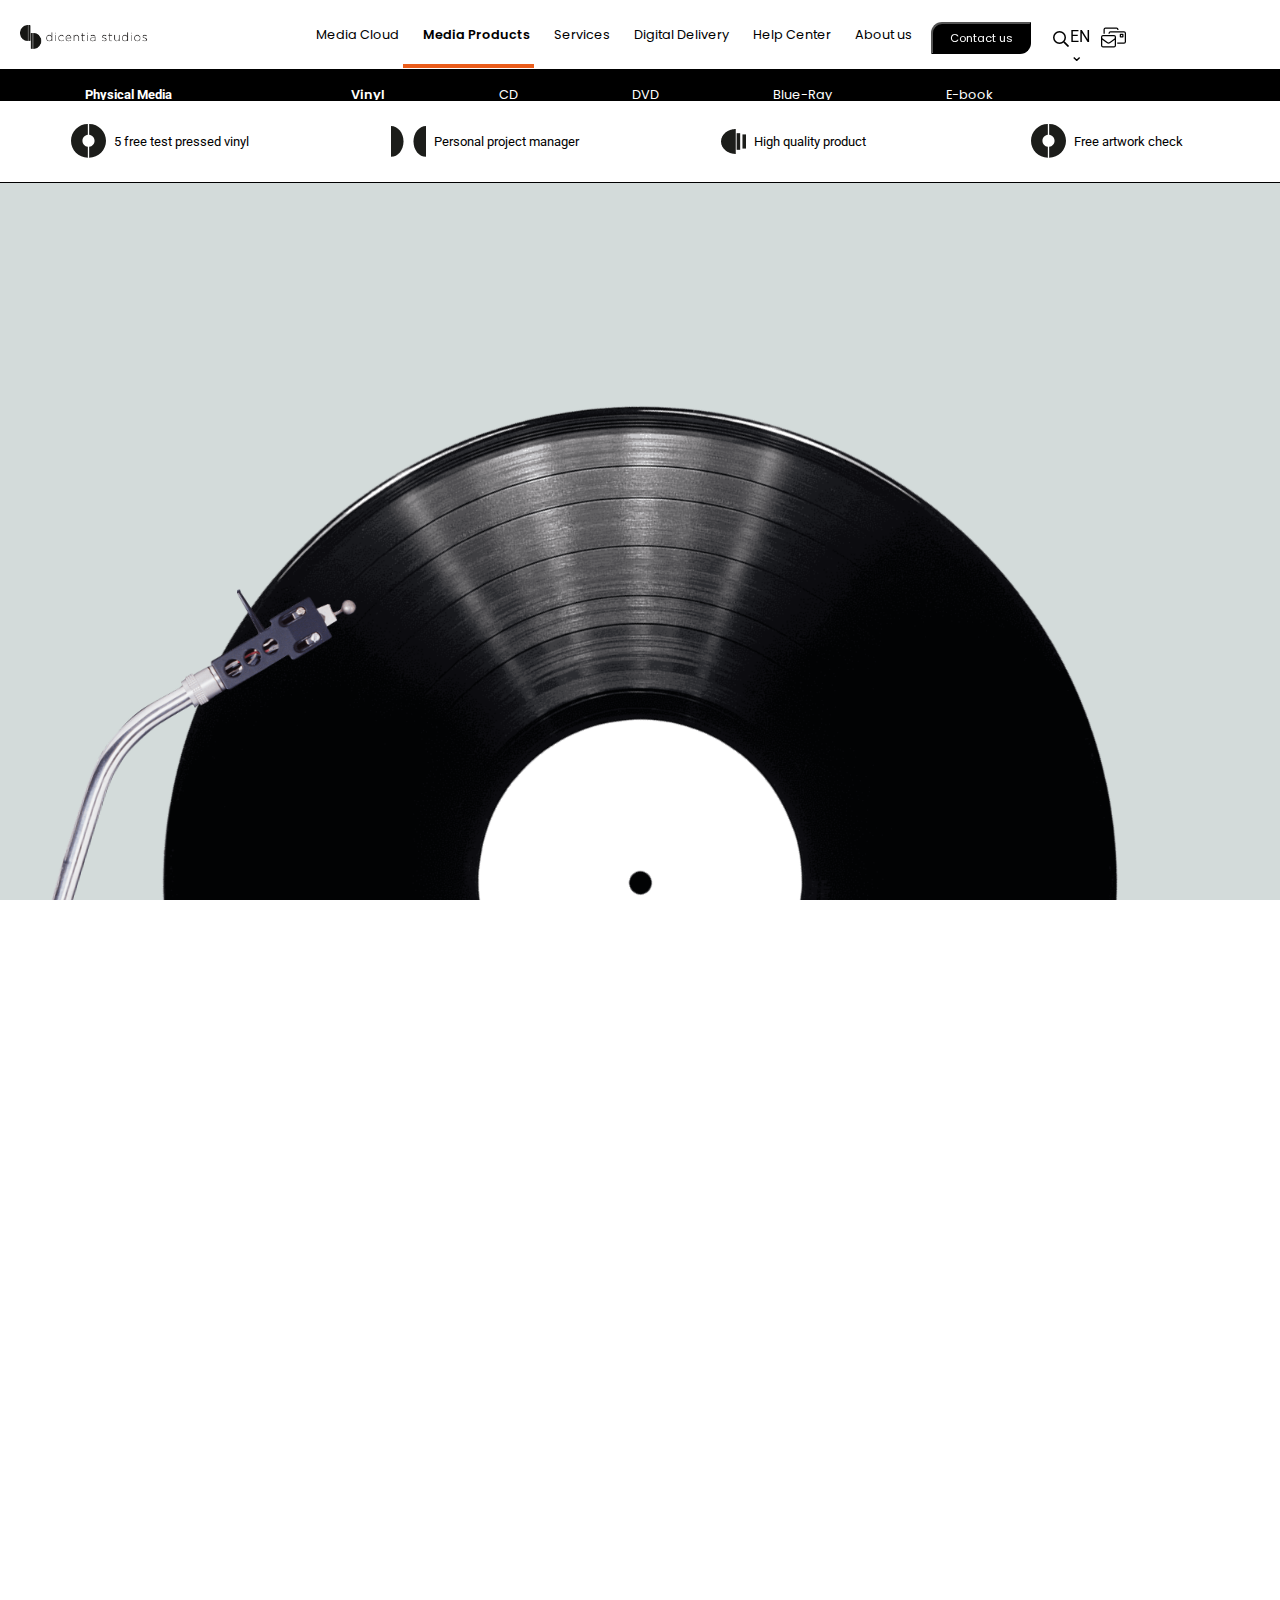
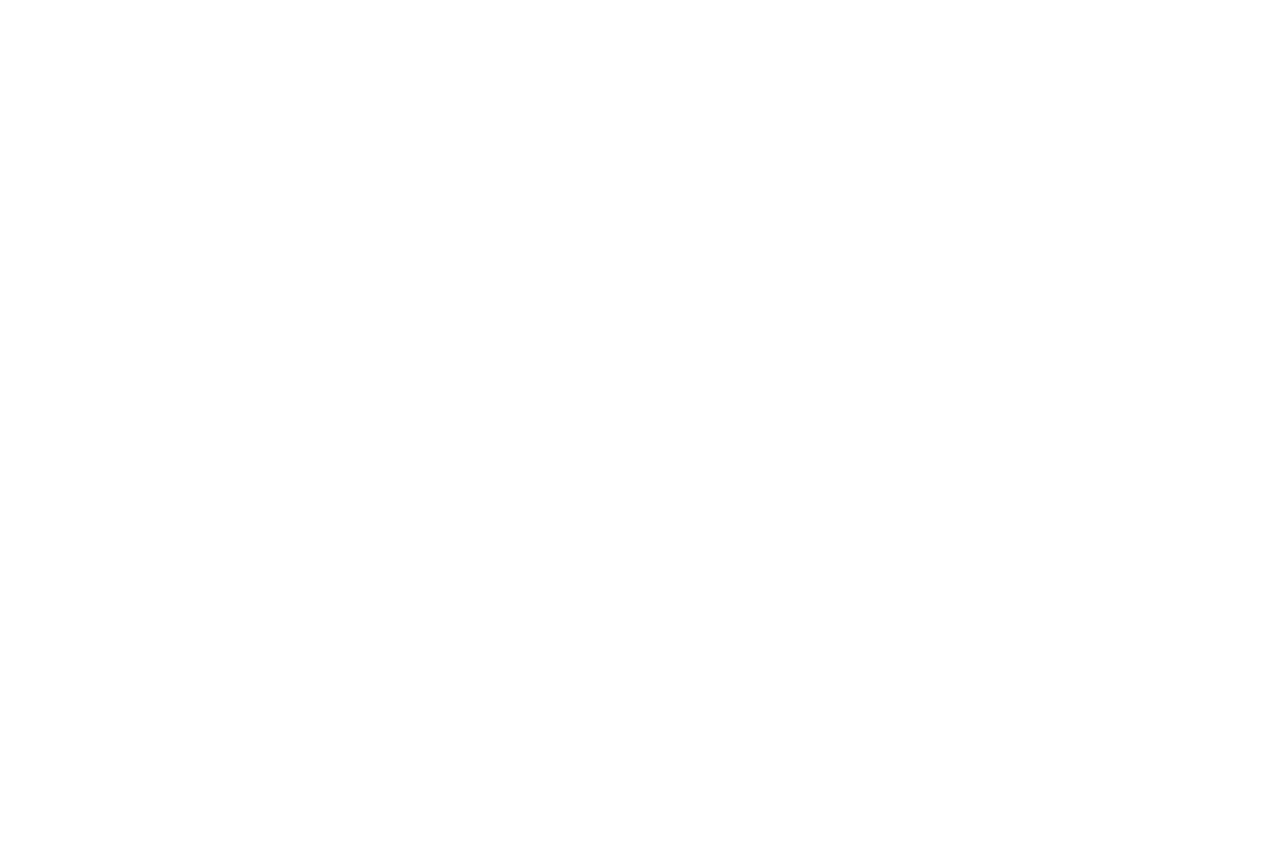
<file: index.html>
<!DOCTYPE html>
<html>

<head>
	<meta charset="utf-8">
	<meta name="viewport" content="width=device-width, initial-scale=1.0">
	<meta name="description" content="Dicentia Studios. Release your music on vinyl. Customize your perfect vinyl release.">
	<meta name="keywords" content="Dicentia Studios, music, EP, vinyl, release , music producing, music,Copenhagen">
	<link rel="canonical" href="http://www.loreleiheckmann.com/DicentiaStudios" />
	<meta http-equiv="X-UA-Compatible" content="IE=edge">
	<link rel="stylesheet" href="css/style.css">
	<link href="https://fonts.googleapis.com/css2?family=Poppins:wght@400;600;700&display=swap" rel="stylesheet">
	<link href="https://fonts.googleapis.com/css2?family=Poppins&family=Roboto&display=swap" rel="stylesheet">
	<meta name="theme-color" content="#ffffff">
	<title> Release your music on vinyl! </title>
</head>

<body>
	<header class="header">
		<div class="hamburger">
			<input class="menu-btn" type="checkbox" id="menu-btn" />
			<label class="menu-icon" for="menu-btn"><span class="navicon"></span></label>
			<ul class="menu">
				<li onmouseover="Unactive()" onmouseout="Active()"><a href="#">Media Cloud</a></li>
				<li id="MediaProducts"><a href="#">Media Products</a></li>
				<li onmouseover="Unactive()" onmouseout="Active()"><a href="#">Services</a></li>
				<li onmouseover="Unactive()" onmouseout="Active()"><a href="#">Digital Delivery</a></li>
				<li onmouseover="Unactive()" onmouseout="Active()"><a href="#">Help Center</a></li>
				<li onmouseover="Unactive()" onmouseout="Active()"><a href="#">About us</a></li>
			</ul>
		</div>
		<div class="logo">
		</div>
		<div class="search">
			<img src="images/search.png" alt="search">
		</div>
		<button class="contact_us_button" type="button">Contact us</button>
		<div class="mail">
			<img src="images/mail.png" alt="mail">
		</div>
		<p> EN &#8964;</p>
	</header>
	<div class="subheader">
		<h3> Physical Media</h3>
		<ul class="submenu">
			<li id="VinylSubheader"><a href="#">Vinyl</a></li>
			<li onmouseover="UnactiveSubheader()" onmouseout="ActiveSubheader()"><a href="#">CD</a></li>
			<li onmouseover="UnactiveSubheader()" onmouseout="ActiveSubheader()"><a href="#">DVD</a></li>
			<li onmouseover="UnactiveSubheader()" onmouseout="ActiveSubheader()"><a href="#">Blue-Ray</a></li>
			<li onmouseover="UnactiveSubheader()" onmouseout="ActiveSubheader()"><a href="#">E-book</a></li>
		</ul>
	</div>

	<section class="section_1">
		<div id="hot_deals_slideshow">
			<template id="hot_deals">
			<div class="mySlides fade">
			<div class="hot_deals_grid">
				<img class="img" src="">
			 <div class="desc">
				<h5>Hot deals</h5>
		<div class="Highlight">
			<div>
  				<span class="dot" onclick="currentSlide(0)"></span> 
  				<span class="dot" onclick="currentSlide(1)"></span> 
 				<span class="dot" onclick="currentSlide(2)"></span> 
		  </div>
		 <p> Highlight</p>
		</div>
				<h1 class="header_slideshow"></h1>
				<p class="paragraph"> Paragraph</p>
			</div>
        <div id="button_2_col" class="button_2_col">
			<button  onclick="location.href='hot_deals.html';"  id="price" class="price"> </button>
			<button onclick="location.href='hot_deals.html';"  onmouseover="ButtonEffect()" onmouseout="ButtonEffectOut()" id="buy" class="buy"> BUY </button>
		</div>
				</div>	
		     </div>
		</template>
		</div>


		<div class="usp">
			<div class="usp_1">
				<img src="images/usp1.png" alt="usp">
				<p>5 free test pressed vinyl</p>
			</div>
			<div class="usp_2">
				<img src="images/usp2.png" alt="usp">
				<p>Personal project manager</p>
			</div>
			<div class="usp_3">
				<img src="images/usp3.png" alt="usp">
				<p>High quality product</p>
			</div>
			<div class="usp_4">
				<img src="images/usp1.png" alt="usp">
				<p>Free artwork check</p>
			</div>
		</div>
		<div class="color"></div>
	</section>
	<section class="section_2">
		<div class="needle"></div>
		<div class="vinyl_plate"></div>

		<div class="customize_vinyl">
			<img src="css/images/vinyl_customization.png" alt="vinyl_customization">
			<div class="customization_desc">
				<h1> Design vinyls of your dreams</h1>
				<h3> Customize your vinyl release! Configurate colors, prints and many more. Experiment in our configrator to create a vinyl release you dreamed about!.</h3>


				<button onclick="location.href='customize.html';" class="customize_vinyl_button"> Customize</button>
			</div>
		</div>

	</section>

	<footer class="footer">
		<div class="logo_footer">
		</div>
		<ul class="menu_footer">
			<li><a href="#">Media Cloud</a></li> <span class="chevron right"></span>
			<li><a href="#">Media Products</a></li><span class="chevron right"></span>
			<li><a href="#">Services</a></li><span class="chevron right"></span>
			<li><a href="#">Digital Delivery</a></li><span class="chevron right"></span>
			<li><a href="#">Help Center</a></li><span class="chevron right"></span>
			<li><a href="#">About us</a></li><span class="chevron right"></span>
		</ul>
		<div class="contact_us_footer">
			<button class="contact_us_button_footer" type="button">Contact us</button>
			<div class="phone">
				<div class="phone_icon"></div>
				<p>+45 87 45 45 45</p>
			</div>
			<div class="mail">
				<div class="mail_icon"></div>
				<p>dicentia@dicentia.dk</p>
			</div>
		</div>

		<div class="social_media">
			<div class="fb">
			</div>
			<div class="linkedin">
			</div>
		</div>
		<div class="adress">
			<p>Dicentia Studios A/S | Carl Jacobsens Vej 16, opg. 4, 3. Floor | DK-2500 Valby | Denmark | CVR: DK 31 75 31 04 </p>

		</div>
		<div class="privacy_policy">
			<p> Copyright © 2020 Dicentia Studios Inc. All rights reserved. | Privacy policy | Use of cookies | Terms of use </p>
		</div>

	</footer>

	<script src="script/script.js"></script>
	<script src="script/others.js"></script>

</body>

</html>
</file>
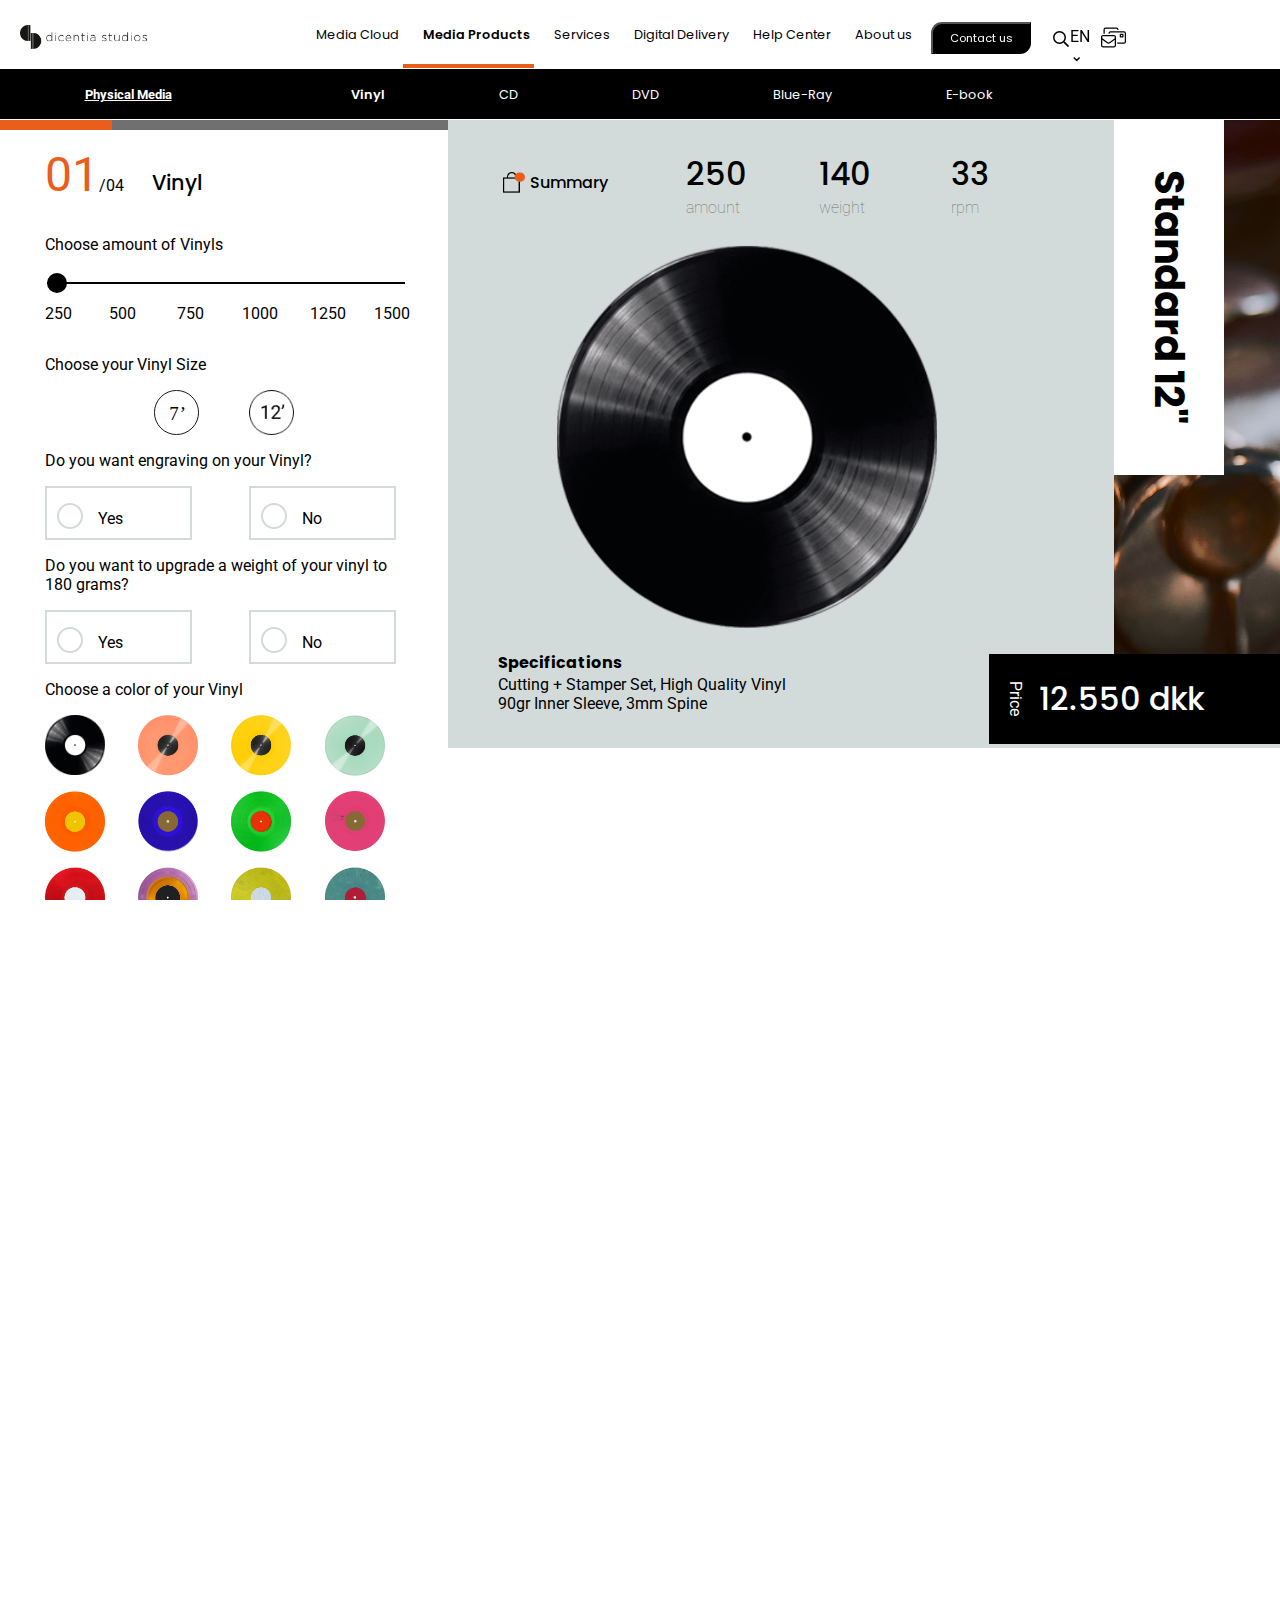
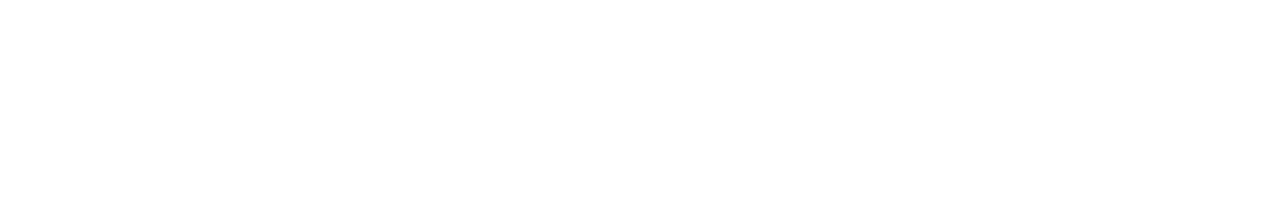
<file: customize.html>
<!DOCTYPE html>
<html>

<head>
	<meta charset="utf-8">
	<meta name="viewport" content="width=device-width, initial-scale=1.0">
	<meta name="description" content="Dicentia Studios. Release your music on vinyl. Customize your perfect vinyl release.">
	<meta name="keywords" content="Dicentia Studios, music, EP, vinyl, release , music producing, music,Copenhagen">
	<link rel="canonical" href="http://www.loreleiheckmann.com/DicentiaStudios" />
	<meta http-equiv="X-UA-Compatible" content="IE=edge">
	<link rel="stylesheet" href="css/style.css">
	<link href="https://fonts.googleapis.com/css2?family=Poppins:wght@400;600;700&display=swap" rel="stylesheet">
	<link href="https://fonts.googleapis.com/css2?family=Roboto:wght@400;500;700&display=swap" rel="stylesheet">
	<meta name="theme-color" content="#ffffff">
	<title> Release your music on vinyl! </title>
</head>

<body>
	<div class="relative-header">
		<header class="header">

			<div class="hamburger">
				<input class="menu-btn" type="checkbox" id="menu-btn" />
				<label class="menu-icon" for="menu-btn"><span class="navicon"></span></label>
				<ul class="menu">
					<li onmouseover="Unactive()" onmouseout="Active()"><a href="#">Media Cloud</a></li>
					<li id="MediaProducts"><a href="#">Media Products</a></li>
					<li onmouseover="Unactive()" onmouseout="Active()"><a href="#">Services</a></li>
					<li onmouseover="Unactive()" onmouseout="Active()"><a href="#">Digital Delivery</a></li>
					<li onmouseover="Unactive()" onmouseout="Active()"><a href="#">Help Center</a></li>
					<li onmouseover="Unactive()" onmouseout="Active()"><a href="#">About us</a></li>
				</ul>

			</div>
			<div onclick="location.href='index.html'" class="logo">
			</div>
			<div class="search">
				<img src="images/search.png" alt="search">
			</div>
			<button class="contact_us_button" type="button">Contact us</button>
			<div class="mail">
				<img src="images/mail.png" alt="mail">
			</div>
			<p> EN &#8964;</p>

		</header>
	</div>
	<div class="subheader">
		<h3> Physical Media</h3>
		<ul class="submenu">
			<li id="VinylSubheader"><a href="#">Vinyl</a></li>
			<li onmouseover="UnactiveSubheader()" onmouseout="ActiveSubheader()"><a href="#">CD</a></li>
			<li onmouseover="UnactiveSubheader()" onmouseout="ActiveSubheader()"><a href="#">DVD</a></li>
			<li onmouseover="UnactiveSubheader()" onmouseout="ActiveSubheader()"><a href="#">Blue-Ray</a></li>
			<li onmouseover="UnactiveSubheader()" onmouseout="ActiveSubheader()"><a href="#">E-book</a></li>

		</ul>

	</div>

	<div class="configurator-wrapper">
		<div class="step_1_questions">
			<div class="meter">
				<span class="showProgress" style="width:25%;"><span class="progress"></span></span>
			</div>
			<div class="step_1_header">
				<p><span>01</span>/04</p>
				<h3> Vinyl </h3>
			</div>
			<div class="q1">
				<p> Choose amount of Vinyls</p>
				<input id="myRange" class="slider" type="range" min="250" step="250" max="1500" value="250">
				<div class="vinyl_amounts_slider">
					<p>250</p>
					<p>500</p>
					<p>750</p>
					<p>1000</p>
					<p>1250</p>
					<p>1500</p>
				</div>
			</div>
			<div class="q2">
				<p>Choose your Vinyl Size</p>
				<div class="vinyl_inches">
					<div class="seven"></div>
					<div class="twelve"></div>
				</div>
			</div>
			<div class="q3">
				<p>Do you want engraving on your Vinyl?</p>
				<div class="yes-or-no-option-container">
					<div class="yes-or-no-option yes-container">
						<input type="radio" id="Yes-option" name="group1" class="styled">
						<label for="Yes-option">Yes</label>
					</div>

					<div class="yes-or-no-option no-container">
						<input type="radio" id="No-option" name="group1" class="styled">
						<label for="No-option">No</label>
					</div>
				</div>
			</div>
			<div class="engravement">
				<p>Please type your engravement:</p>
				<div class="engravement_input">
					<input onmouseout="addengravementText()" type="text" id="engravement" name="engravement" placeholder="What would you like to write?" minlength="3" required maxlength="30">
					<span class="correct"></span>
				</div>
			</div>
			<div class="q4">
				<p>Do you want to upgrade a weight of your vinyl to 180 grams?</p>
				<div class="yes-or-no-option-container">
					<div class="yes-or-no-option yes-container-weight">
						<input type="radio" id="Yes-option-weight" name="group2">
						<label class="yes_weight_upgrade" for="Yes-option-weight">Yes</label>
					</div>

					<div class="yes-or-no-option no-container-weight">
						<input type="radio" id="No-option-weight" name="group2">
						<label class="no_weight_upgrade" for="No-option-weight">No</label>
					</div>
				</div>
			</div>
			<div class="q5">
				<p>Choose a color of your Vinyl</p>
				<div class="vinyl_colors">
					<img class="color_one" src="images/color1.png" alt="Vinyl_color">
					<img class="color_two" src="images/vinyl_plate2.png" alt="Vinyl_color">
					<img class="color_three" src="images/color3.png" alt="Vinyl_color">
					<img class="color_four" src="images/color4.png" alt="Vinyl_color">
					<img class="color_five" src="images/color5.png" alt="Vinyl_color">
					<img class="color_six" src="images/color6.png" alt="Vinyl_color">
					<img class="color_seven" src="images/color7.png" alt="Vinyl_color">
					<img class="color_eight" src="images/color8.png" alt="Vinyl_color">
					<img class="color_nine" src="images/color9.png" alt="Vinyl_color">
					<img class="color_ten" src="images/color10.png" alt="Vinyl_color">
					<img class="color_eleven" src="images/color11.png" alt="Vinyl_color">
					<img class="color_tvelwe" src="images/color12.png" alt="Vinyl_color">
				</div>
			</div>
			<div class="q6">
				<p>Are you interessted in special production colors?
				</p>
				<div class="yes-or-no-option-container">
					<div class="yes-or-no-option yes-container-colors">
						<input type="radio" id="Yes-option-colors" name="group3">
						<label for="Yes-option-colors">Yes</label>
					</div>

					<div class="yes-or-no-option no-container-colors">
						<input type="radio" id="No-option-colors" name="group3">
						<label for="No-option-colors">No</label>
					</div>
				</div>
			</div>

			<div class="q7">
				<p>Extra pressing quantity?</p>
				<div class="yes-or-no-option-container">
					<div class="yes-or-no-option yes-container-press">
						<input type="radio" id="Yes-option-press" name="group4">
						<label for="Yes-option-press">None</label>
					</div>

					<div class="yes-or-no-option no-container-press">
						<input type="radio" id="No-option-press" name="group4">
						<label for="No-option-press"> 5 tests</label>
					</div>
				</div>
			</div>
			<div class="q8">
				<p>Do you want something extra for your vinyl?</p>
				<textarea id="msg" name="user_message" placeholder="Let us know what can we do for you" value="Let us know what can we do for you" minlength="30" maxlength="250"></textarea>
			</div>
			<div onclick="location.href='customize_step3.html';" class="step_continue_button">
				<button id="step_button" class="step_button" type="button"> Continue</button>
			</div>

		</div>
		<div class="live_preview_wrapper">
		<div class="live_preview">
		
			<div class="summary">
				<img src="images/summary-icon.png" alt="summary_icon">
				<h3> Summary</h3>
			</div>

			<div class="technical_specifications">
				<div class="amount">
					<h2 class="vinyl_amount_order">250</h2>
					<p>amount</p>
				</div>
				<div class="weight">
					<h2 class="vinyl_weight">140</h2>
					<p>weight</p>
				</div>
				<div class="rpm">
					<h2 class="rpm_tempo">33</h2>
					<p>rpm</p>
				</div>
			</div>
			
			<div class="vinyl_preview_image">
				<img class="vinyl_image" src="images/vinyl.png" alt="vinyl">
			</div>
			
			<div class="headline">
				<h1 class="headline_vinyl_size"> Standard 12"</h1>
			</div>
			
			<div class="specification_description">
				<h4>Specifications</h4>
				<p id="specification_description_text" class="specification_description_text">Cutting + Stamper Set, High Quality Vinyl <br>90gr Inner Sleeve, 3mm Spine <br></p>
			</div>
			
			<div class="price">
				<p> Price</p>
				<h3> 12.550 dkk</h3>
			</div>
			
		</div>
	</div>
	</div>


	<footer class="footer">
		<div class="logo_footer">
		</div>
		<ul class="menu_footer">
			<li><a href="#">Media Cloud</a></li> <span class="chevron right"></span>
			<li><a href="#">Media Products</a></li><span class="chevron right"></span>
			<li><a href="#">Services</a></li><span class="chevron right"></span>
			<li><a href="#">Digital Delivery</a></li><span class="chevron right"></span>
			<li><a href="#">Help Center</a></li><span class="chevron right"></span>
			<li><a href="#">About us</a></li><span class="chevron right"></span>
		</ul>
		<div class="contact_us_footer">
			<button class="contact_us_button_footer" type="button">Contact us</button>
			<div class="phone">
				<div class="phone_icon"></div>
				<p>+45 87 45 45 45</p>
			</div>
			<div class="mail">
				<div class="mail_icon"></div>
				<p>dicentia@dicentia.dk</p>
			</div>
		</div>

		<div class="social_media">
			<div class="fb">
			</div>
			<div class="linkedin">
			</div>
		</div>
		<div class="adress">
			<p>Dicentia Studios A/S | Carl Jacobsens Vej 16, opg. 4, 3. Floor | DK-2500 Valby | Denmark | CVR: DK 31 75 31 04 </p>

		</div>
		<div class="privacy_policy">
			<p> Copyright © 2020 Dicentia Studios Inc. All rights reserved. | Privacy policy | Use of cookies | Terms of use </p>
		</div>

	</footer>

	<script src="script/others.js"></script>
	<script src="script/customize.js"></script>


</body>

</html>
</file>
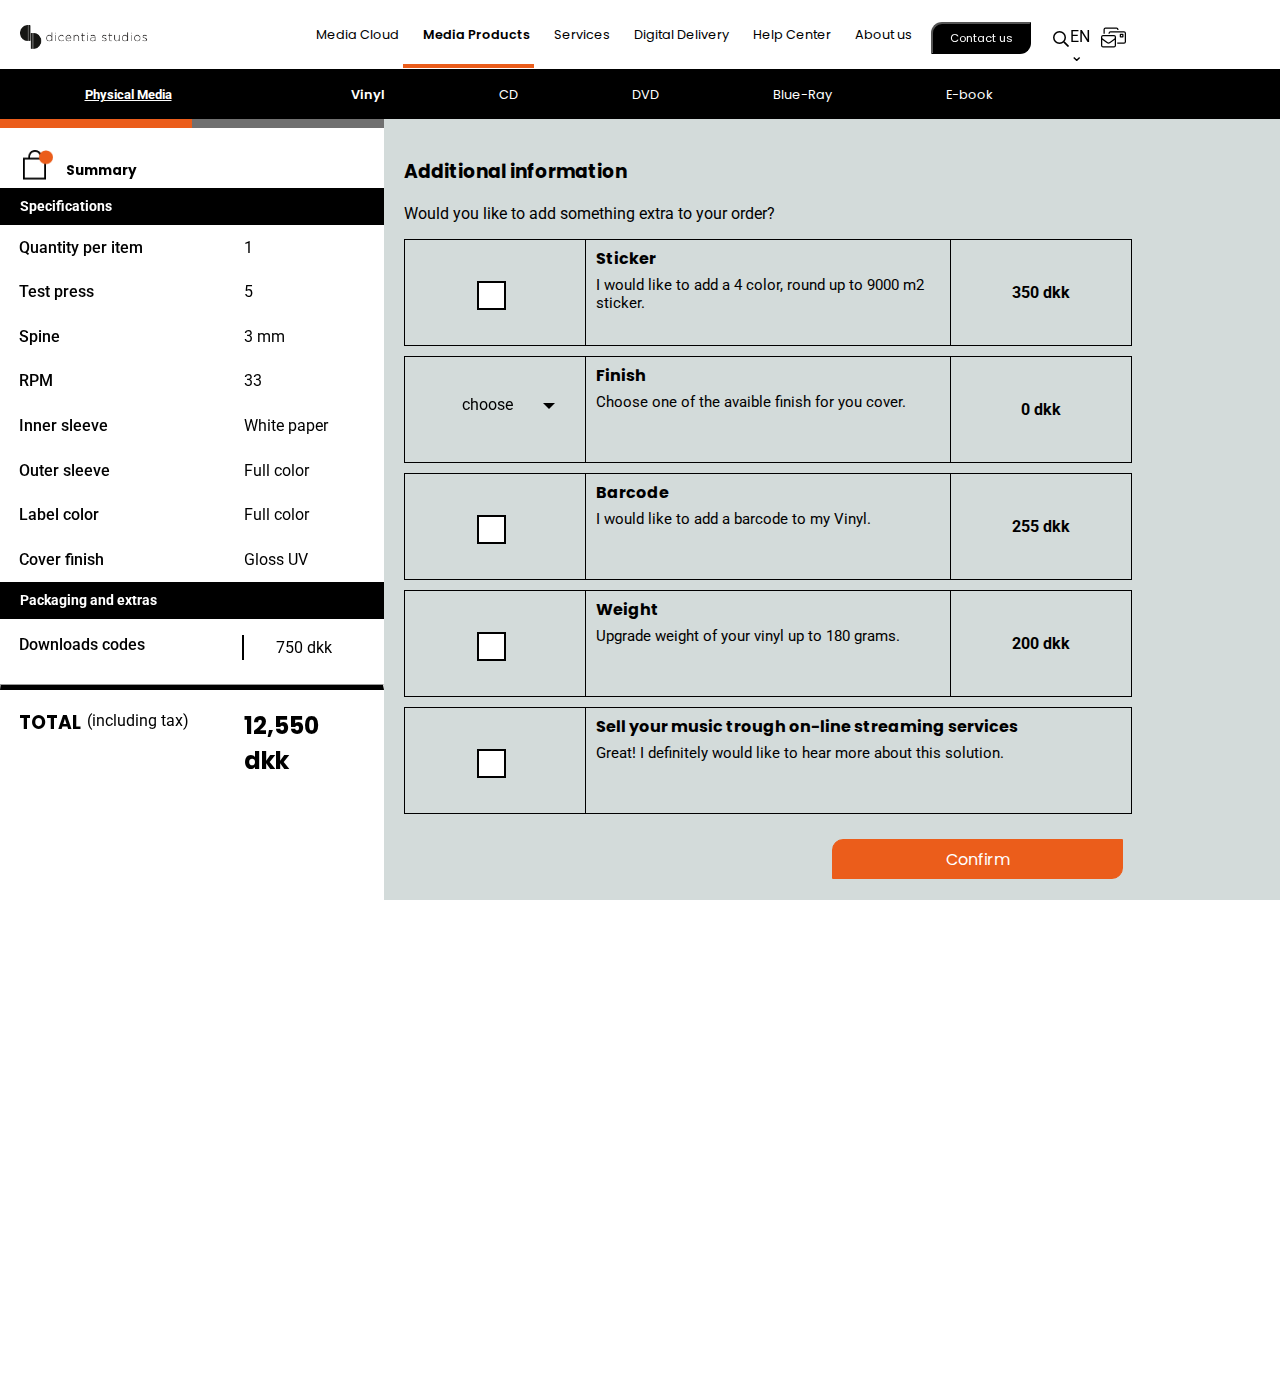
<file: customize_step3.html>
<!DOCTYPE html>
<html>

<head>
	<meta charset="utf-8">
	<meta name="viewport" content="width=device-width, initial-scale=1.0">
	<meta name="description" content="Dicentia Studios. Release your music on vinyl. Customize your perfect vinyl release.">
	<meta name="keywords" content="Dicentia Studios, music, EP, vinyl, release , music producing, music,Copenhagen">
	<link rel="canonical" href="http://www.loreleiheckmann.com/DicentiaStudios" />
	<meta http-equiv="X-UA-Compatible" content="IE=edge">
	<link rel="stylesheet" href="css/style.css">
	<link href="https://fonts.googleapis.com/css2?family=Poppins:wght@400;600;700&display=swap" rel="stylesheet">
	<link href="https://fonts.googleapis.com/css2?family=Roboto:wght@400;500;700&display=swap" rel="stylesheet">
	<meta name="theme-color" content="#ffffff">
	<title> Release your music on vinyl! </title>
</head>

<body>
	<div class="relative-header">
		<header class="header">
			<div class="hamburger">
				<input class="menu-btn" type="checkbox" id="menu-btn" />
				<label class="menu-icon" for="menu-btn"><span class="navicon"></span></label>
				<ul class="menu">
					<li onmouseover="Unactive()" onmouseout="Active()"><a href="#">Media Cloud</a></li>
					<li id="MediaProducts"><a href="#">Media Products</a></li>
					<li onmouseover="Unactive()" onmouseout="Active()"><a href="#">Services</a></li>
					<li onmouseover="Unactive()" onmouseout="Active()"><a href="#">Digital Delivery</a></li>
					<li onmouseover="Unactive()" onmouseout="Active()"><a href="#">Help Center</a></li>
					<li onmouseover="Unactive()" onmouseout="Active()"><a href="#">About us</a></li>
				</ul>
			</div>
			<div onclick="location.href='index.html'" class="logo">
			</div>
			<div class="search">
				<img src="images/search.png" alt="search">
			</div>
			<button class="contact_us_button" type="button">Contact us</button>
			<div class="mail">
				<img src="images/mail.png" alt="mail">
			</div>
			<p> EN &#8964;</p>
		</header>
	</div>
	
	<div class="subheader">
		<h3> Physical Media</h3>
		<ul class="submenu">
			<li id="VinylSubheader"><a href="#">Vinyl</a></li>
			<li onmouseover="UnactiveSubheader()" onmouseout="ActiveSubheader()"><a href="#">CD</a></li>
			<li onmouseover="UnactiveSubheader()" onmouseout="ActiveSubheader()"><a href="#">DVD</a></li>
			<li onmouseover="UnactiveSubheader()" onmouseout="ActiveSubheader()"><a href="#">Blue-Ray</a></li>
			<li onmouseover="UnactiveSubheader()" onmouseout="ActiveSubheader()"><a href="#">E-book</a></li>
		</ul>
	</div>

	<div class="additional_inf_lp">
		<div class="summary">
			<div class="stick_wrapper">
				
		
			<div class="meter">
				<span class="showProgress" style="width:50%;"><span class="progress"></span></span>
			</div>
			
			<div class="summary_header">
				<img src="images/summary-icon.png" alt="summary">
				<h4> Summary</h4>
			</div>
			

			<div class="package_deals">
				<template id="summary_template">
					<h6> Package deals</h6>
       		  <div class="pack_deals">
	       		<p class="amount"></p>
	       		<p class="package_price"></p>
       		  </div>
	       	     </template>
			</div>
			<div class="specifications">
				<h6> Specifications</h6>
				<div class="spec_grid">
					<p class="specification_header">Quantity per item</p>
					<p class="specification_p"> 1</p>
					<p class="specification_header"> Test press</p>
					<p class="specification_p"> 5</p>
					<p class="specification_header"> Spine</p>
					<p class="specification_p"> 3 mm </p>
					<p class="specification_header"> RPM</p>
					<p class="specification_p"> 33 </p>
					<p class="specification_header"> Inner sleeve</p>
					<p class="specification_p">White paper </p>
					<p class="specification_header"> Outer sleeve</p>
					<p class="specification_p"> Full color </p>
					<p class="specification_header"> Label color</p>
					<p class="specification_p"> Full color </p>
					<p class="specification_header"> Cover finish</p>
					<p class="specification_p"> Gloss UV </p>
				</div>
			</div>
			
			<div class="Packaging_and_extras">
				<h6> Packaging and extras</h6>
				<div class="extras_grid">
					<p class="codes"> Downloads codes</p>
					<p class="package_price"> 750 dkk</p>
				</div>
			</div>
				<hr>
				<div class="total">
					<div class="total_desc">
						<h3> TOTAL</h3>
						<p>(including tax)</p>
					</div>
					<h2 id="total_price">12550</h2>
				</div>
		</div>
		</div>
		<div class='additional_information'>
			<h3> Additional information</h3>
			<p> Would you like to add something extra to your order?</p>

			<div class="sticker">
				<div class="checkbox">
					<label class="container">
  					<input type="checkbox" id="sticker">
  					<span class="checkmark"></span>
			       </label>
				</div>

				<div class="text">
					<h4>Sticker</h4>
					<p> I would like to add a 4 color, round up to 9000 m2 sticker. </p>
				</div>
				<div class="additional_inf_price">
					<p> 350 dkk</p>
				</div>
			</div>
			<div class="additional_inf_amount">
				<div onclick="addBorder()" class="custom-select custom-select-finish">
					<select id="myFinish">
  					  <option value="0"> choose</option>
 				      <option value="1">Glossy UV</option>
 				     <option value="2">Extra UV</option>
  				     <option value="3">Matt Finish</option>
                     <option value="4">Reverse</option>
				</select>
				</div>
				<div class="text">
					<h4>Finish</h4>
					<p> Choose one of the avaible finish for you cover. </p>
				</div>
				<div class="additional_inf_price">
					<p class="var_price_finish"> 0 dkk</p>
				</div>
			</div>

			<div class="barcode">
				<div class="checkbox">
					<label class="container">
        	  	   <input type="checkbox" id="barcode">
   				    <span class="checkmark"></span>
			       </label>
				</div>

				<div class="text">
					<h4>Barcode</h4>
					<p> I would like to add a barcode to my Vinyl. </p>
				</div>
				<div class="additional_inf_price">
					<p> 255 dkk</p>
				</div>
			</div>
			<div class="weight">
				<div class="checkbox">
					<label class="container">
 				    <input type="checkbox" id="weight">
                    <span class="checkmark"></span>
			 </label>
				</div>

				<div class="text">
					<h4>Weight</h4>
					<p> Upgrade weight of your vinyl up to 180 grams. </p>
				</div>
				<div class="additional_inf_price">
					<p> 200 dkk</p>
				</div>
			</div>
			<div class="music_online">
				<div class="checkbox">
					<label class="container">
      				<input type="checkbox">
				    <span class="checkmark"></span>
				    </label>
				</div>
				<div class="text">
					<h4> Sell your music trough on-line streaming services</h4>
					<p> Great! I definitely would like to hear more about this solution. </p>
				</div>
			</div>

			<div class="additional_form">
				<form action="/action_page.php">
					<label for="special_request">Do you want something special for your vinyl?</label>
					<input type="text" id="special_request" name="special_request" placeholder="Let us know what can we do for you.">
				</form>
			</div>
			<button onclick="openForm()" id="additional_informations_button" class="confirm_button" type="button"> Confirm</button>
		</div>
<form id="form_grid" class="adress_form" onsubmit="return false;">
		<!-- necessary to add more attributes to the form -->
<fieldset>
			<legend>
				<h3> Information</h3>
				<p> We need your contact information to send you this offer. Please fill out the form below </p>
			</legend>

			<div class="form_grid">
				<div>
					<div class="wrapper_required">
						<input type="text" id="FirstName" name="first_name" placeholder="First name" required minlength="3" maxlength="10">
						<span class="correct"></span>
					</div>
				</div>

				<div>
					<div class="wrapper_required">
						<input type="text" id="LastName" name="last_name" placeholder="Last name" required minlength="3" maxlength="10">
						<span class="correct"></span>
					</div>
				</div>

				<div>
					<input type="text" id="Company" name="company" placeholder="Company" minlength="3" required maxlength="10">
				</div>
				<div>
					<input type="text" id="CVR" name="CVR" placeholder="CVR" minlength="3" required maxlength="10">
				</div>
				<div>
					<div class="wrapper_required">
						<input onfocusout="saveData()" id="e-mail" type="email" id="mail" name="user_mail" placeholder="E-mail adress" required>
						<span class="correct"></span>
					</div>
				</div>
				<div>
					<div class="wrapper_required">
						<input type="phone" id="phone" name="user_phone" placeholder="Phone number" required minlength="5" maxlength="12">

						<span class="correct"></span>
					</div>
				</div>
				<div>



					<select id="country" name="country" class="form-control">
                 <option>Choose country</option>
                <option value="Afghanistan">Afghanistan</option>
                <option value="Åland Islands">Åland Islands</option>
                <option value="Albania">Albania</option>
                <option value="Algeria">Algeria</option>
                <option value="American Samoa">American Samoa</option>
                <option value="Andorra">Andorra</option>
                <option value="Angola">Angola</option>
                <option value="Anguilla">Anguilla</option>
                <option value="Antarctica">Antarctica</option>
                <option value="Antigua and Barbuda">Antigua and Barbuda</option>
                <option value="Argentina">Argentina</option>
                <option value="Armenia">Armenia</option>
                <option value="Aruba">Aruba</option>
                <option value="Australia">Australia</option>
                <option value="Austria">Austria</option>
                <option value="Azerbaijan">Azerbaijan</option>
                <option value="Bahamas">Bahamas</option>
                <option value="Bahrain">Bahrain</option>
                <option value="Bangladesh">Bangladesh</option>
                <option value="Barbados">Barbados</option>
                <option value="Belarus">Belarus</option>
                <option value="Belgium">Belgium</option>
                <option value="Belize">Belize</option>
                <option value="Benin">Benin</option>
                <option value="Bermuda">Bermuda</option>
                <option value="Bhutan">Bhutan</option>
                <option value="Bolivia">Bolivia</option>
                <option value="Bosnia and Herzegovina">Bosnia and Herzegovina</option>
                <option value="Botswana">Botswana</option>
                <option value="Bouvet Island">Bouvet Island</option>
                <option value="Brazil">Brazil</option>
                <option value="British Indian Ocean Territory">British Indian Ocean Territory</option>
                <option value="Brunei Darussalam">Brunei Darussalam</option>
                <option value="Bulgaria">Bulgaria</option>
                <option value="Burkina Faso">Burkina Faso</option>
                <option value="Burundi">Burundi</option>
                <option value="Cambodia">Cambodia</option>
                <option value="Cameroon">Cameroon</option>
                <option value="Canada">Canada</option>
                <option value="Cape Verde">Cape Verde</option>
                <option value="Cayman Islands">Cayman Islands</option>
                <option value="Central African Republic">Central African Republic</option>
                <option value="Chad">Chad</option>
                <option value="Chile">Chile</option>
                <option value="China">China</option>
                <option value="Christmas Island">Christmas Island</option>
                <option value="Cocos (Keeling) Islands">Cocos (Keeling) Islands</option>
                <option value="Colombia">Colombia</option>
                <option value="Comoros">Comoros</option>
                <option value="Congo">Congo</option>
                <option value="Congo, The Democratic Republic of The">Congo, The Democratic Republic of The</option>
                <option value="Cook Islands">Cook Islands</option>
                <option value="Costa Rica">Costa Rica</option>
                <option value="Cote D'ivoire">Cote D'ivoire</option>
                <option value="Croatia">Croatia</option>
                <option value="Cuba">Cuba</option>
                <option value="Cyprus">Cyprus</option>
                <option value="Czech Republic">Czech Republic</option>
                <option value="Denmark">Denmark</option>
                <option value="Djibouti">Djibouti</option>
                <option value="Dominica">Dominica</option>
                <option value="Dominican Republic">Dominican Republic</option>
                <option value="Ecuador">Ecuador</option>
                <option value="Egypt">Egypt</option>
                <option value="El Salvador">El Salvador</option>
                <option value="Equatorial Guinea">Equatorial Guinea</option>
                <option value="Eritrea">Eritrea</option>
                <option value="Estonia">Estonia</option>
                <option value="Ethiopia">Ethiopia</option>
                <option value="Falkland Islands (Malvinas)">Falkland Islands (Malvinas)</option>
                <option value="Faroe Islands">Faroe Islands</option>
                <option value="Fiji">Fiji</option>
                <option value="Finland">Finland</option>
                <option value="France">France</option>
                <option value="French Guiana">French Guiana</option>
                <option value="French Polynesia">French Polynesia</option>
                <option value="French Southern Territories">French Southern Territories</option>
                <option value="Gabon">Gabon</option>
                <option value="Gambia">Gambia</option>
                <option value="Georgia">Georgia</option>
                <option value="Germany">Germany</option>
                <option value="Ghana">Ghana</option>
                <option value="Gibraltar">Gibraltar</option>
                <option value="Greece">Greece</option>
                <option value="Greenland">Greenland</option>
                <option value="Grenada">Grenada</option>
                <option value="Guadeloupe">Guadeloupe</option>
                <option value="Guam">Guam</option>
                <option value="Guatemala">Guatemala</option>
                <option value="Guernsey">Guernsey</option>
                <option value="Guinea">Guinea</option>
                <option value="Guinea-bissau">Guinea-bissau</option>
                <option value="Guyana">Guyana</option>
                <option value="Haiti">Haiti</option>
                <option value="Heard Island and Mcdonald Islands">Heard Island and Mcdonald Islands</option>
                <option value="Holy See (Vatican City State)">Holy See (Vatican City State)</option>
                <option value="Honduras">Honduras</option>
                <option value="Hong Kong">Hong Kong</option>
                <option value="Hungary">Hungary</option>
                <option value="Iceland">Iceland</option>
                <option value="India">India</option>
                <option value="Indonesia">Indonesia</option>
                <option value="Iran, Islamic Republic of">Iran, Islamic Republic of</option>
                <option value="Iraq">Iraq</option>
                <option value="Ireland">Ireland</option>
                <option value="Isle of Man">Isle of Man</option>
                <option value="Israel">Israel</option>
                <option value="Italy">Italy</option>
                <option value="Jamaica">Jamaica</option>
                <option value="Japan">Japan</option>
                <option value="Jersey">Jersey</option>
                <option value="Jordan">Jordan</option>
                <option value="Kazakhstan">Kazakhstan</option>
                <option value="Kenya">Kenya</option>
                <option value="Kiribati">Kiribati</option>
                <option value="Korea, Democratic People's Republic of">Korea, Democratic People's Republic of</option>
                <option value="Korea, Republic of">Korea, Republic of</option>
                <option value="Kuwait">Kuwait</option>
                <option value="Kyrgyzstan">Kyrgyzstan</option>
                <option value="Lao People's Democratic Republic">Lao People's Democratic Republic</option>
                <option value="Latvia">Latvia</option>
                <option value="Lebanon">Lebanon</option>
                <option value="Lesotho">Lesotho</option>
                <option value="Liberia">Liberia</option>
                <option value="Libyan Arab Jamahiriya">Libyan Arab Jamahiriya</option>
                <option value="Liechtenstein">Liechtenstein</option>
                <option value="Lithuania">Lithuania</option>
                <option value="Luxembourg">Luxembourg</option>
                <option value="Macao">Macao</option>
                <option value="Macedonia, The Former Yugoslav Republic of">Macedonia, The Former Yugoslav Republic of</option>
                <option value="Madagascar">Madagascar</option>
                <option value="Malawi">Malawi</option>
                <option value="Malaysia">Malaysia</option>
                <option value="Maldives">Maldives</option>
                <option value="Mali">Mali</option>
                <option value="Malta">Malta</option>
                <option value="Marshall Islands">Marshall Islands</option>
                <option value="Martinique">Martinique</option>
                <option value="Mauritania">Mauritania</option>
                <option value="Mauritius">Mauritius</option>
                <option value="Mayotte">Mayotte</option>
                <option value="Mexico">Mexico</option>
                <option value="Micronesia, Federated States of">Micronesia, Federated States of</option>
                <option value="Moldova, Republic of">Moldova, Republic of</option>
                <option value="Monaco">Monaco</option>
                <option value="Mongolia">Mongolia</option>
                <option value="Montenegro">Montenegro</option>
                <option value="Montserrat">Montserrat</option>
                <option value="Morocco">Morocco</option>
                <option value="Mozambique">Mozambique</option>
                <option value="Myanmar">Myanmar</option>
                <option value="Namibia">Namibia</option>
                <option value="Nauru">Nauru</option>
                <option value="Nepal">Nepal</option>
                <option value="Netherlands">Netherlands</option>
                <option value="Netherlands Antilles">Netherlands Antilles</option>
                <option value="New Caledonia">New Caledonia</option>
                <option value="New Zealand">New Zealand</option>
                <option value="Nicaragua">Nicaragua</option>
                <option value="Niger">Niger</option>
                <option value="Nigeria">Nigeria</option>
                <option value="Niue">Niue</option>
                <option value="Norfolk Island">Norfolk Island</option>
                <option value="Northern Mariana Islands">Northern Mariana Islands</option>
                <option value="Norway">Norway</option>
                <option value="Oman">Oman</option>
                <option value="Pakistan">Pakistan</option>
                <option value="Palau">Palau</option>
                <option value="Palestinian Territory, Occupied">Palestinian Territory, Occupied</option>
                <option value="Panama">Panama</option>
                <option value="Papua New Guinea">Papua New Guinea</option>
                <option value="Paraguay">Paraguay</option>
                <option value="Peru">Peru</option>
                <option value="Philippines">Philippines</option>
                <option value="Pitcairn">Pitcairn</option>
                <option value="Poland">Poland</option>
                <option value="Portugal">Portugal</option>
                <option value="Puerto Rico">Puerto Rico</option>
                <option value="Qatar">Qatar</option>
                <option value="Reunion">Reunion</option>
                <option value="Romania">Romania</option>
                <option value="Russian Federation">Russian Federation</option>
                <option value="Rwanda">Rwanda</option>
                <option value="Saint Helena">Saint Helena</option>
                <option value="Saint Kitts and Nevis">Saint Kitts and Nevis</option>
                <option value="Saint Lucia">Saint Lucia</option>
                <option value="Saint Pierre and Miquelon">Saint Pierre and Miquelon</option>
                <option value="Saint Vincent and The Grenadines">Saint Vincent and The Grenadines</option>
                <option value="Samoa">Samoa</option>
                <option value="San Marino">San Marino</option>
                <option value="Sao Tome and Principe">Sao Tome and Principe</option>
                <option value="Saudi Arabia">Saudi Arabia</option>
                <option value="Senegal">Senegal</option>
                <option value="Serbia">Serbia</option>
                <option value="Seychelles">Seychelles</option>
                <option value="Sierra Leone">Sierra Leone</option>
                <option value="Singapore">Singapore</option>
                <option value="Slovakia">Slovakia</option>
                <option value="Slovenia">Slovenia</option>
                <option value="Solomon Islands">Solomon Islands</option>
                <option value="Somalia">Somalia</option>
                <option value="South Africa">South Africa</option>
                <option value="South Georgia and The South Sandwich Islands">South Georgia and The South Sandwich Islands</option>
                <option value="Spain">Spain</option>
                <option value="Sri Lanka">Sri Lanka</option>
                <option value="Sudan">Sudan</option>
                <option value="Suriname">Suriname</option>
                <option value="Svalbard and Jan Mayen">Svalbard and Jan Mayen</option>
                <option value="Swaziland">Swaziland</option>
                <option value="Sweden">Sweden</option>
                <option value="Switzerland">Switzerland</option>
                <option value="Syrian Arab Republic">Syrian Arab Republic</option>
                <option value="Taiwan, Province of China">Taiwan, Province of China</option>
                <option value="Tajikistan">Tajikistan</option>
                <option value="Tanzania, United Republic of">Tanzania, United Republic of</option>
                <option value="Thailand">Thailand</option>
                <option value="Timor-leste">Timor-leste</option>
                <option value="Togo">Togo</option>
                <option value="Tokelau">Tokelau</option>
                <option value="Tonga">Tonga</option>
                <option value="Trinidad and Tobago">Trinidad and Tobago</option>
                <option value="Tunisia">Tunisia</option>
                <option value="Turkey">Turkey</option>
                <option value="Turkmenistan">Turkmenistan</option>
                <option value="Turks and Caicos Islands">Turks and Caicos Islands</option>
                <option value="Tuvalu">Tuvalu</option>
                <option value="Uganda">Uganda</option>
                <option value="Ukraine">Ukraine</option>
                <option value="United Arab Emirates">United Arab Emirates</option>
                <option value="United Kingdom">United Kingdom</option>
                <option value="United States">United States</option>
                <option value="United States Minor Outlying Islands">United States Minor Outlying Islands</option>
                <option value="Uruguay">Uruguay</option>
                <option value="Uzbekistan">Uzbekistan</option>
                <option value="Vanuatu">Vanuatu</option>
                <option value="Venezuela">Venezuela</option>
                <option value="Viet Nam">Viet Nam</option>
                <option value="Virgin Islands, British">Virgin Islands, British</option>
                <option value="Virgin Islands, U.S.">Virgin Islands, U.S.</option>
                <option value="Wallis and Futuna">Wallis and Futuna</option>
                <option value="Western Sahara">Western Sahara</option>
                <option value="Yemen">Yemen</option>
                <option value="Zambia">Zambia</option>
                <option value="Zimbabwe">Zimbabwe</option>
            </select>

				</div>

				<div></div>

				<div>

					<textarea id="msg" name="user_message" placeholder="Let us know what can we do for you" value="Let us know what can we do for you" minlength="30" maxlength="250"></textarea>
					<span class="correct"></span>
				</div>
			</div>

			<button onclick="confirmationMsg()" id="order_confirmed"> Submit</button>
		</fieldset>
	</form>
	<div id="step3">
		<h4> Thank you for your order</h4>
		<br><br>
		<p>We just sent you a confirmation e-mail to adress: <span class="customized_mail">  adress@gmail.com.</span>
			<br><br> We hope that our offer is matching your request. If you have any questions please do not hesitate to contact us.
			<br><br> We will contact you within 24 hours. </p>

		<img src="images/confirmatio.png" alt="confirmation">
	</div> 
</div>



	<footer class="footer">
		<div class="logo_footer">
		</div>
		<ul class="menu_footer">
			<li><a href="#">Media Cloud</a></li> <span class="chevron right"></span>
			<li><a href="#">Media Products</a></li><span class="chevron right"></span>
			<li><a href="#">Services</a></li><span class="chevron right"></span>
			<li><a href="#">Digital Delivery</a></li><span class="chevron right"></span>
			<li><a href="#">Help Center</a></li><span class="chevron right"></span>
			<li><a href="#">About us</a></li><span class="chevron right"></span>
		</ul>
		<div class="contact_us_footer">
			<button class="contact_us_button_footer" type="button">Contact us</button>
			<div class="phone">
				<div class="phone_icon"></div>
				<p>+45 87 45 45 45</p>
			</div>
			<div class="mail">
				<div class="mail_icon"></div>
				<p>dicentia@dicentia.dk</p>
			</div>
		</div>
		<div class="social_media">
			<div class="fb">
			</div>
			<div class="linkedin">
			</div>
		</div>
		<div class="adress">
			<p>Dicentia Studios A/S | Carl Jacobsens Vej 16, opg. 4, 3. Floor | DK-2500 Valby | Denmark | CVR: DK 31 75 31 04 </p>

		</div>
		<div class="privacy_policy">
			<p> Copyright © 2020 Dicentia Studios Inc. All rights reserved. | Privacy policy | Use of cookies | Terms of use </p>
		</div>

</footer>
	<script src="script/hot_deals.js"></script>
	<script src="script/others.js"></script>
	<script src="script/specifications.js"></script>
	<script src="https://ajax.googleapis.com/ajax/libs/jquery/2.1.3/jquery.min.js"></script>
	
</body>
</html>
</file>
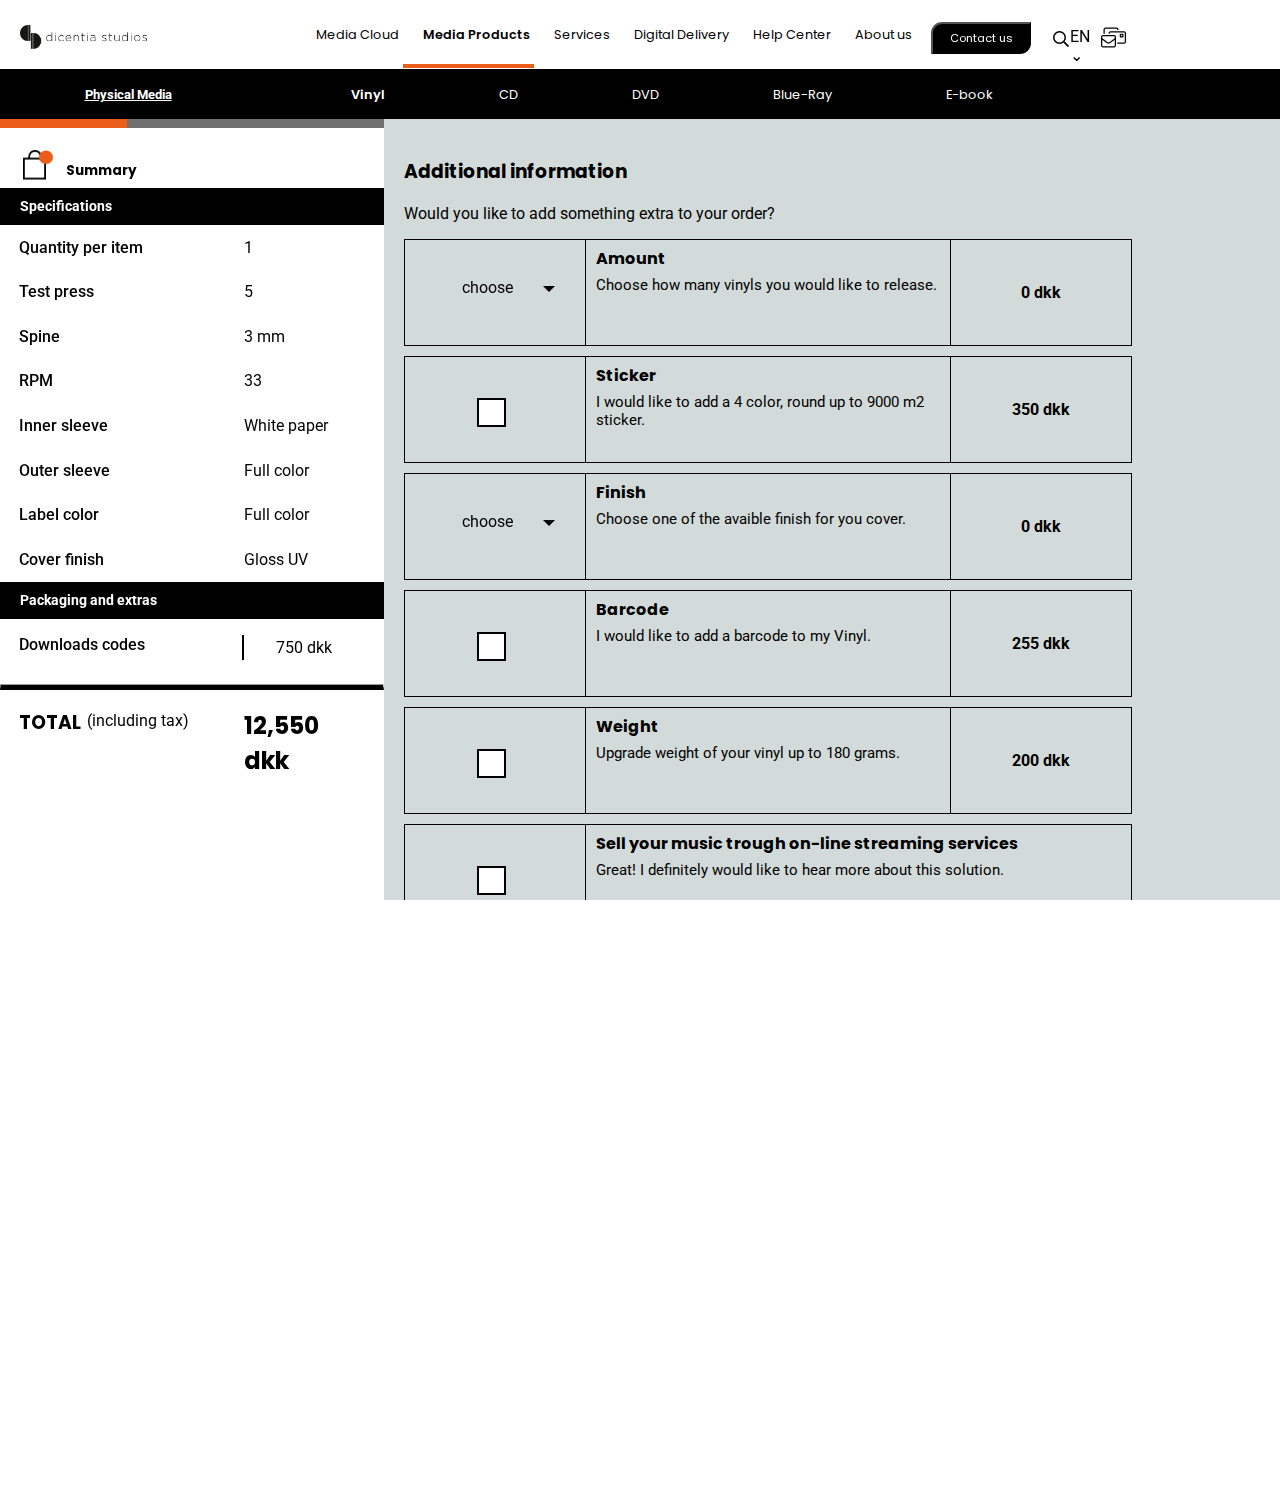
<file: hot_deals.html>
<!DOCTYPE html>
<html>

<head>
	<meta charset="utf-8">
	<meta name="viewport" content="width=device-width, initial-scale=1.0">
	<meta name="description" content="Dicentia Studios. Release your music on vinyl. Customize your perfect vinyl release.">
	<meta name="keywords" content="Dicentia Studios, music, EP, vinyl, release , music producing, music,Copenhagen">
	<link rel="canonical" href="http://www.loreleiheckmann.com/DicentiaStudios" />
	<meta http-equiv="X-UA-Compatible" content="IE=edge">
	<link rel="stylesheet" href="css/style.css">
	<link href="https://fonts.googleapis.com/css2?family=Poppins:wght@400;600;700&display=swap" rel="stylesheet">
	<link href="https://fonts.googleapis.com/css2?family=Roboto:wght@400;500;700&display=swap" rel="stylesheet">
	<meta name="theme-color" content="#ffffff">
	<title> Release your music on vinyl! </title>
</head>

<body>
	<div class="relative-header">
		<header class="header">
			<div class="hamburger">
				<input class="menu-btn" type="checkbox" id="menu-btn" />
				<label class="menu-icon" for="menu-btn"><span class="navicon"></span></label>
				<ul class="menu">
					<li onmouseover="Unactive()" onmouseout="Active()"><a href="#">Media Cloud</a></li>
					<li id="MediaProducts"><a href="#">Media Products</a></li>
					<li onmouseover="Unactive()" onmouseout="Active()"><a href="#">Services</a></li>
					<li onmouseover="Unactive()" onmouseout="Active()"><a href="#">Digital Delivery</a></li>
					<li onmouseover="Unactive()" onmouseout="Active()"><a href="#">Help Center</a></li>
					<li onmouseover="Unactive()" onmouseout="Active()"><a href="#">About us</a></li>
				</ul>
			</div>
			<div onclick="location.href='index.html'" class="logo">
			</div>
			<div class="search">
				<img src="images/search.png" alt="search">
			</div>
			<button class="contact_us_button" type="button">Contact us</button>
			<div class="mail">
				<img src="images/mail.png" alt="mail">
			</div>
			<p> EN &#8964;</p>
		</header>
	</div>

	<div class="subheader">
		<h3> Physical Media</h3>
		<ul class="submenu">
			<li id="VinylSubheader"><a href="#">Vinyl</a></li>
			<li onmouseover="UnactiveSubheader()" onmouseout="ActiveSubheader()"><a href="#">CD</a></li>
			<li onmouseover="UnactiveSubheader()" onmouseout="ActiveSubheader()"><a href="#">DVD</a></li>
			<li onmouseover="UnactiveSubheader()" onmouseout="ActiveSubheader()"><a href="#">Blue-Ray</a></li>
			<li onmouseover="UnactiveSubheader()" onmouseout="ActiveSubheader()"><a href="#">E-book</a></li>
		</ul>
	</div>

	<div class="additional_inf_lp">
		<div class="summary">
			<div class="stick_wrapper">
				
		
			<div class="meter">
				<span class="showProgress" style="width:33%;"><span class="progress"></span></span>
			</div>
			
			<div class="summary_header">
				<img src="images/summary-icon.png" alt="summary">
				<h4> Summary</h4>
			</div>

			<div class="package_deals">
				<template id="summary_template">
					<h6> Package deals</h6>
       		  <div class="pack_deals">
	       		<p class="amount"></p>
	       		<p class="package_price"></p>
       		  </div>
	       	     </template>
			</div>
			<div class="specifications">
				<h6> Specifications</h6>
				<div class="spec_grid">
					<p class="specification_header">Quantity per item</p>
					<p class="specification_p"> 1</p>
					<p class="specification_header"> Test press</p>
					<p class="specification_p"> 5</p>
					<p class="specification_header"> Spine</p>
					<p class="specification_p"> 3 mm </p>
					<p class="specification_header"> RPM</p>
					<p class="specification_p"> 33 </p>
					<p class="specification_header"> Inner sleeve</p>
					<p class="specification_p">White paper </p>
					<p class="specification_header"> Outer sleeve</p>
					<p class="specification_p"> Full color </p>
					<p class="specification_header"> Label color</p>
					<p class="specification_p"> Full color </p>
					<p class="specification_header"> Cover finish</p>
					<p class="specification_p"> Gloss UV </p>
				</div>
			</div>
			
			<div class="Packaging_and_extras">
				<h6> Packaging and extras</h6>
				<div class="extras_grid">
					<p class="codes"> Downloads codes</p>
					<p class="package_price"> 750 dkk</p>
				</div>
			</div>
				<hr>
				<div class="total">
					<div class="total_desc">
						<h3> TOTAL</h3>
						<p>(including tax)</p>
					</div>
					<h2 id="total_price">12550</h2>
				</div>
		</div>
		</div>
		<div class='additional_information'>
			<h3> Additional information</h3>
			<p> Would you like to add something extra to your order?</p>

			<div class="additional_inf_amount">
				<div class="custom-select custom-select-amount">
					<select id="mySelect">
   						 <option value="0"> choose</option>
   					     <option value="1">250</option>
   						 <option class="value2" value="2">500</option>
  					    <option value="3">1000</option>
     					<option value="4">1500</option>
				    </select>
				</div>
				<div class="text">
					<h4>Amount</h4>
					<p> Choose how many vinyls you would like to release. </p>
				</div>
				<div class="additional_inf_price">
					<p class="var_price"> 0 dkk</p>
				</div>
			</div>

			<div class="sticker">
				<div class="checkbox">
					<label class="container">
  					<input type="checkbox" id="sticker">
  					<span class="checkmark"></span>
			       </label>
				</div>

				<div class="text">
					<h4>Sticker</h4>
					<p> I would like to add a 4 color, round up to 9000 m2 sticker. </p>
				</div>
				<div class="additional_inf_price">
					<p> 350 dkk</p>
				</div>
			</div>
			<div class="additional_inf_amount">
				<div class="custom-select custom-select-finish">
					<select id="myFinish">
  					  <option value="0"> choose</option>
 				      <option value="1">Glossy UV</option>
 				     <option value="2">Extra UV</option>
  				     <option value="3">Matt Finish</option>
                     <option value="4">Reverse</option>
				</select>
				</div>
				<div class="text">
					<h4>Finish</h4>
					<p> Choose one of the avaible finish for you cover. </p>
				</div>
				<div class="additional_inf_price">
					<p class="var_price_finish"> 0 dkk</p>
				</div>
			</div>

			<div class="barcode">
				<div class="checkbox">
					<label class="container">
        	  	   <input type="checkbox">
   				    <span class="checkmark"></span>
			       </label>
				</div>

				<div class="text">
					<h4>Barcode</h4>
					<p> I would like to add a barcode to my Vinyl. </p>
				</div>
				<div class="additional_inf_price">
					<p> 255 dkk</p>
				</div>
			</div>
			<div class="weight">
				<div class="checkbox">
					<label class="container">
 				    <input type="checkbox">
                    <span class="checkmark"></span>
			 </label>
				</div>

				<div class="text">
					<h4>Weight</h4>
					<p> Upgrade weight of your vinyl up to 180 grams. </p>
				</div>
				<div class="additional_inf_price">
					<p> 200 dkk</p>
				</div>
			</div>
			<div class="music_online">
				<div class="checkbox">
					<label class="container">
      				<input type="checkbox">
				    <span class="checkmark"></span>
				    </label>
				</div>
				<div class="text">
					<h4> Sell your music trough on-line streaming services</h4>
					<p> Great! I definitely would like to hear more about this solution. </p>
				</div>
			</div>

			<div class="additional_form">
				<form action="/action_page.php">
					<label for="special_request">Do you want something special for your vinyl?</label>
					<input type="text" id="special_request" name="special_request" placeholder="Let us know what can we do for you.">
				</form>
			</div>
			<button onclick="openForm()" id="additional_informations_button" class="confirm_button" type="button"> Confirm</button>
		</div>

		<form id="form_grid" class="adress_form" onsubmit="return false;">
		<!-- necessary to add more attributes to the form -->
<fieldset>
			<legend>
				<h3> Information</h3>
				<p> We need your contact information to send you this offer. Please fill out the form below </p>
			</legend>

			<div class="form_grid">
				<div>
					<div class="wrapper_required">
						<input type="text" id="FirstName" name="first_name" placeholder="First name" required minlength="3" maxlength="10">
						<span class="correct"></span>
					</div>
				</div>

				<div>
					<div class="wrapper_required">
						<input type="text" id="LastName" name="last_name" placeholder="Last name" required minlength="3" maxlength="10">
						<span class="correct"></span>
					</div>
				</div>

				<div>
					<input type="text" id="Company" name="company" placeholder="Company" minlength="3" required maxlength="10">
				</div>
				<div>
					<input type="text" id="CVR" name="CVR" placeholder="CVR" minlength="3" required maxlength="10">
				</div>
				<div>
					<div class="wrapper_required">
						<input type="email" id="mail" name="user_mail" placeholder="E-mail adress" required>
						<span class="correct"></span>
					</div>
				</div>
				<div>
					<div class="wrapper_required">
						<input type="phone" id="phone" name="user_phone" placeholder="Phone number" required minlength="5" maxlength="12">

						<span class="correct"></span>
					</div>
				</div>
				<div>



					<select id="country" name="country" class="form-control">
                 <option>Choose country</option>
                <option value="Afghanistan">Afghanistan</option>
                <option value="Åland Islands">Åland Islands</option>
                <option value="Albania">Albania</option>
                <option value="Algeria">Algeria</option>
                <option value="American Samoa">American Samoa</option>
                <option value="Andorra">Andorra</option>
                <option value="Angola">Angola</option>
                <option value="Anguilla">Anguilla</option>
                <option value="Antarctica">Antarctica</option>
                <option value="Antigua and Barbuda">Antigua and Barbuda</option>
                <option value="Argentina">Argentina</option>
                <option value="Armenia">Armenia</option>
                <option value="Aruba">Aruba</option>
                <option value="Australia">Australia</option>
                <option value="Austria">Austria</option>
                <option value="Azerbaijan">Azerbaijan</option>
                <option value="Bahamas">Bahamas</option>
                <option value="Bahrain">Bahrain</option>
                <option value="Bangladesh">Bangladesh</option>
                <option value="Barbados">Barbados</option>
                <option value="Belarus">Belarus</option>
                <option value="Belgium">Belgium</option>
                <option value="Belize">Belize</option>
                <option value="Benin">Benin</option>
                <option value="Bermuda">Bermuda</option>
                <option value="Bhutan">Bhutan</option>
                <option value="Bolivia">Bolivia</option>
                <option value="Bosnia and Herzegovina">Bosnia and Herzegovina</option>
                <option value="Botswana">Botswana</option>
                <option value="Bouvet Island">Bouvet Island</option>
                <option value="Brazil">Brazil</option>
                <option value="British Indian Ocean Territory">British Indian Ocean Territory</option>
                <option value="Brunei Darussalam">Brunei Darussalam</option>
                <option value="Bulgaria">Bulgaria</option>
                <option value="Burkina Faso">Burkina Faso</option>
                <option value="Burundi">Burundi</option>
                <option value="Cambodia">Cambodia</option>
                <option value="Cameroon">Cameroon</option>
                <option value="Canada">Canada</option>
                <option value="Cape Verde">Cape Verde</option>
                <option value="Cayman Islands">Cayman Islands</option>
                <option value="Central African Republic">Central African Republic</option>
                <option value="Chad">Chad</option>
                <option value="Chile">Chile</option>
                <option value="China">China</option>
                <option value="Christmas Island">Christmas Island</option>
                <option value="Cocos (Keeling) Islands">Cocos (Keeling) Islands</option>
                <option value="Colombia">Colombia</option>
                <option value="Comoros">Comoros</option>
                <option value="Congo">Congo</option>
                <option value="Congo, The Democratic Republic of The">Congo, The Democratic Republic of The</option>
                <option value="Cook Islands">Cook Islands</option>
                <option value="Costa Rica">Costa Rica</option>
                <option value="Cote D'ivoire">Cote D'ivoire</option>
                <option value="Croatia">Croatia</option>
                <option value="Cuba">Cuba</option>
                <option value="Cyprus">Cyprus</option>
                <option value="Czech Republic">Czech Republic</option>
                <option value="Denmark">Denmark</option>
                <option value="Djibouti">Djibouti</option>
                <option value="Dominica">Dominica</option>
                <option value="Dominican Republic">Dominican Republic</option>
                <option value="Ecuador">Ecuador</option>
                <option value="Egypt">Egypt</option>
                <option value="El Salvador">El Salvador</option>
                <option value="Equatorial Guinea">Equatorial Guinea</option>
                <option value="Eritrea">Eritrea</option>
                <option value="Estonia">Estonia</option>
                <option value="Ethiopia">Ethiopia</option>
                <option value="Falkland Islands (Malvinas)">Falkland Islands (Malvinas)</option>
                <option value="Faroe Islands">Faroe Islands</option>
                <option value="Fiji">Fiji</option>
                <option value="Finland">Finland</option>
                <option value="France">France</option>
                <option value="French Guiana">French Guiana</option>
                <option value="French Polynesia">French Polynesia</option>
                <option value="French Southern Territories">French Southern Territories</option>
                <option value="Gabon">Gabon</option>
                <option value="Gambia">Gambia</option>
                <option value="Georgia">Georgia</option>
                <option value="Germany">Germany</option>
                <option value="Ghana">Ghana</option>
                <option value="Gibraltar">Gibraltar</option>
                <option value="Greece">Greece</option>
                <option value="Greenland">Greenland</option>
                <option value="Grenada">Grenada</option>
                <option value="Guadeloupe">Guadeloupe</option>
                <option value="Guam">Guam</option>
                <option value="Guatemala">Guatemala</option>
                <option value="Guernsey">Guernsey</option>
                <option value="Guinea">Guinea</option>
                <option value="Guinea-bissau">Guinea-bissau</option>
                <option value="Guyana">Guyana</option>
                <option value="Haiti">Haiti</option>
                <option value="Heard Island and Mcdonald Islands">Heard Island and Mcdonald Islands</option>
                <option value="Holy See (Vatican City State)">Holy See (Vatican City State)</option>
                <option value="Honduras">Honduras</option>
                <option value="Hong Kong">Hong Kong</option>
                <option value="Hungary">Hungary</option>
                <option value="Iceland">Iceland</option>
                <option value="India">India</option>
                <option value="Indonesia">Indonesia</option>
                <option value="Iran, Islamic Republic of">Iran, Islamic Republic of</option>
                <option value="Iraq">Iraq</option>
                <option value="Ireland">Ireland</option>
                <option value="Isle of Man">Isle of Man</option>
                <option value="Israel">Israel</option>
                <option value="Italy">Italy</option>
                <option value="Jamaica">Jamaica</option>
                <option value="Japan">Japan</option>
                <option value="Jersey">Jersey</option>
                <option value="Jordan">Jordan</option>
                <option value="Kazakhstan">Kazakhstan</option>
                <option value="Kenya">Kenya</option>
                <option value="Kiribati">Kiribati</option>
                <option value="Korea, Democratic People's Republic of">Korea, Democratic People's Republic of</option>
                <option value="Korea, Republic of">Korea, Republic of</option>
                <option value="Kuwait">Kuwait</option>
                <option value="Kyrgyzstan">Kyrgyzstan</option>
                <option value="Lao People's Democratic Republic">Lao People's Democratic Republic</option>
                <option value="Latvia">Latvia</option>
                <option value="Lebanon">Lebanon</option>
                <option value="Lesotho">Lesotho</option>
                <option value="Liberia">Liberia</option>
                <option value="Libyan Arab Jamahiriya">Libyan Arab Jamahiriya</option>
                <option value="Liechtenstein">Liechtenstein</option>
                <option value="Lithuania">Lithuania</option>
                <option value="Luxembourg">Luxembourg</option>
                <option value="Macao">Macao</option>
                <option value="Macedonia, The Former Yugoslav Republic of">Macedonia, The Former Yugoslav Republic of</option>
                <option value="Madagascar">Madagascar</option>
                <option value="Malawi">Malawi</option>
                <option value="Malaysia">Malaysia</option>
                <option value="Maldives">Maldives</option>
                <option value="Mali">Mali</option>
                <option value="Malta">Malta</option>
                <option value="Marshall Islands">Marshall Islands</option>
                <option value="Martinique">Martinique</option>
                <option value="Mauritania">Mauritania</option>
                <option value="Mauritius">Mauritius</option>
                <option value="Mayotte">Mayotte</option>
                <option value="Mexico">Mexico</option>
                <option value="Micronesia, Federated States of">Micronesia, Federated States of</option>
                <option value="Moldova, Republic of">Moldova, Republic of</option>
                <option value="Monaco">Monaco</option>
                <option value="Mongolia">Mongolia</option>
                <option value="Montenegro">Montenegro</option>
                <option value="Montserrat">Montserrat</option>
                <option value="Morocco">Morocco</option>
                <option value="Mozambique">Mozambique</option>
                <option value="Myanmar">Myanmar</option>
                <option value="Namibia">Namibia</option>
                <option value="Nauru">Nauru</option>
                <option value="Nepal">Nepal</option>
                <option value="Netherlands">Netherlands</option>
                <option value="Netherlands Antilles">Netherlands Antilles</option>
                <option value="New Caledonia">New Caledonia</option>
                <option value="New Zealand">New Zealand</option>
                <option value="Nicaragua">Nicaragua</option>
                <option value="Niger">Niger</option>
                <option value="Nigeria">Nigeria</option>
                <option value="Niue">Niue</option>
                <option value="Norfolk Island">Norfolk Island</option>
                <option value="Northern Mariana Islands">Northern Mariana Islands</option>
                <option value="Norway">Norway</option>
                <option value="Oman">Oman</option>
                <option value="Pakistan">Pakistan</option>
                <option value="Palau">Palau</option>
                <option value="Palestinian Territory, Occupied">Palestinian Territory, Occupied</option>
                <option value="Panama">Panama</option>
                <option value="Papua New Guinea">Papua New Guinea</option>
                <option value="Paraguay">Paraguay</option>
                <option value="Peru">Peru</option>
                <option value="Philippines">Philippines</option>
                <option value="Pitcairn">Pitcairn</option>
                <option value="Poland">Poland</option>
                <option value="Portugal">Portugal</option>
                <option value="Puerto Rico">Puerto Rico</option>
                <option value="Qatar">Qatar</option>
                <option value="Reunion">Reunion</option>
                <option value="Romania">Romania</option>
                <option value="Russian Federation">Russian Federation</option>
                <option value="Rwanda">Rwanda</option>
                <option value="Saint Helena">Saint Helena</option>
                <option value="Saint Kitts and Nevis">Saint Kitts and Nevis</option>
                <option value="Saint Lucia">Saint Lucia</option>
                <option value="Saint Pierre and Miquelon">Saint Pierre and Miquelon</option>
                <option value="Saint Vincent and The Grenadines">Saint Vincent and The Grenadines</option>
                <option value="Samoa">Samoa</option>
                <option value="San Marino">San Marino</option>
                <option value="Sao Tome and Principe">Sao Tome and Principe</option>
                <option value="Saudi Arabia">Saudi Arabia</option>
                <option value="Senegal">Senegal</option>
                <option value="Serbia">Serbia</option>
                <option value="Seychelles">Seychelles</option>
                <option value="Sierra Leone">Sierra Leone</option>
                <option value="Singapore">Singapore</option>
                <option value="Slovakia">Slovakia</option>
                <option value="Slovenia">Slovenia</option>
                <option value="Solomon Islands">Solomon Islands</option>
                <option value="Somalia">Somalia</option>
                <option value="South Africa">South Africa</option>
                <option value="South Georgia and The South Sandwich Islands">South Georgia and The South Sandwich Islands</option>
                <option value="Spain">Spain</option>
                <option value="Sri Lanka">Sri Lanka</option>
                <option value="Sudan">Sudan</option>
                <option value="Suriname">Suriname</option>
                <option value="Svalbard and Jan Mayen">Svalbard and Jan Mayen</option>
                <option value="Swaziland">Swaziland</option>
                <option value="Sweden">Sweden</option>
                <option value="Switzerland">Switzerland</option>
                <option value="Syrian Arab Republic">Syrian Arab Republic</option>
                <option value="Taiwan, Province of China">Taiwan, Province of China</option>
                <option value="Tajikistan">Tajikistan</option>
                <option value="Tanzania, United Republic of">Tanzania, United Republic of</option>
                <option value="Thailand">Thailand</option>
                <option value="Timor-leste">Timor-leste</option>
                <option value="Togo">Togo</option>
                <option value="Tokelau">Tokelau</option>
                <option value="Tonga">Tonga</option>
                <option value="Trinidad and Tobago">Trinidad and Tobago</option>
                <option value="Tunisia">Tunisia</option>
                <option value="Turkey">Turkey</option>
                <option value="Turkmenistan">Turkmenistan</option>
                <option value="Turks and Caicos Islands">Turks and Caicos Islands</option>
                <option value="Tuvalu">Tuvalu</option>
                <option value="Uganda">Uganda</option>
                <option value="Ukraine">Ukraine</option>
                <option value="United Arab Emirates">United Arab Emirates</option>
                <option value="United Kingdom">United Kingdom</option>
                <option value="United States">United States</option>
                <option value="United States Minor Outlying Islands">United States Minor Outlying Islands</option>
                <option value="Uruguay">Uruguay</option>
                <option value="Uzbekistan">Uzbekistan</option>
                <option value="Vanuatu">Vanuatu</option>
                <option value="Venezuela">Venezuela</option>
                <option value="Viet Nam">Viet Nam</option>
                <option value="Virgin Islands, British">Virgin Islands, British</option>
                <option value="Virgin Islands, U.S.">Virgin Islands, U.S.</option>
                <option value="Wallis and Futuna">Wallis and Futuna</option>
                <option value="Western Sahara">Western Sahara</option>
                <option value="Yemen">Yemen</option>
                <option value="Zambia">Zambia</option>
                <option value="Zimbabwe">Zimbabwe</option>
            </select>

				</div>

				<div></div>

				<div>

					<textarea id="msg" name="user_message" placeholder="Let us know what can we do for you" value="Let us know what can we do for you" minlength="30" maxlength="250"></textarea>
					<span class="correct"></span>
				</div>
			</div>

			<button onclick="confirmationMsg()" id="order_confirmed"> Submit</button>
		</fieldset>
	</form>
	
	<div id="step3">
		<h4> Thank you for your order</h4>
		<br><br>
		<p>We just sent you a confirmation e-mail to adress: adress@gmail.com.
			<br><br> We hope that our offer is matching your request. If you have any questions please do not hesitate to contact us.
			<br><br> We will contact you within 24 hours. </p>

		<img src="images/confirmatio.png" alt="confirmation">
	</div> 
</div>

	<footer class="footer">
		<div class="logo_footer">
		</div>
		<ul class="menu_footer">
			<li><a href="#">Media Cloud</a></li> <span class="chevron right"></span>
			<li><a href="#">Media Products</a></li><span class="chevron right"></span>
			<li><a href="#">Services</a></li><span class="chevron right"></span>
			<li><a href="#">Digital Delivery</a></li><span class="chevron right"></span>
			<li><a href="#">Help Center</a></li><span class="chevron right"></span>
			<li><a href="#">About us</a></li><span class="chevron right"></span>
		</ul>
		<div class="contact_us_footer">
			<button class="contact_us_button_footer" type="button">Contact us</button>
			<div class="phone">
				<div class="phone_icon"></div>
				<p>+45 87 45 45 45</p>
			</div>
			<div class="mail">
				<div class="mail_icon"></div>
				<p>dicentia@dicentia.dk</p>
			</div>
		</div>
		<div class="social_media">
			<div class="fb">
			</div>
			<div class="linkedin">
			</div>
		</div>
		<div class="adress">
			<p>Dicentia Studios A/S | Carl Jacobsens Vej 16, opg. 4, 3. Floor | DK-2500 Valby | Denmark | CVR: DK 31 75 31 04 </p>

		</div>
		<div class="privacy_policy">
			<p> Copyright © 2020 Dicentia Studios Inc. All rights reserved. | Privacy policy | Use of cookies | Terms of use </p>
		</div>

</footer>
	<script src="script/hot_deals.js"></script>
	<script src="script/others.js"></script>
	<script src="script/specifications.js"></script>
	<script src="https://ajax.googleapis.com/ajax/libs/jquery/2.1.3/jquery.min.js"></script>
	
</body>
</html>
</file>
<file: css/style.css>
html,body {
	width: 100%;
	margin: 0;
	padding: 0;
	overflow-x: hidden;
	height: 100%;
}

/* mobile first */

/* header */

h1,
h2,
h3,
h4 {
	font-family: "Poppins", sans-serif;
}

p,
h5,
h6,
.select-selected,
label {
	font-family: "Roboto", sans-serif;
}

.active {
	background-color: #000;
}

.header {
	display: grid;
	grid-template-columns: 1fr 1fr 1fr;
	width: 100%;
	z-index: 3;
	height: 60px;
}

.header ul {
	margin: 0;
	padding: 0;
	list-style: none;
	overflow: hidden;
	background-color: #fff;
}

.header li a {
	display: block;
	padding: 20px 2px;
	border-right: 1px solid #f4f4f4;
	text-decoration: none;
	color: #000;
}

.header li a:hover,
.header .menu-btn:hover {
	border-bottom: 4px solid #EB5D1B;
	z-index: 5 !important;

}



.header li:nth-child(2) {
	font-weight: 600;
	border-bottom: 4px solid #EB5D1B;
	z-index: 5 !important;
}

/* menu */

.header .menu {
	clear: both;
	max-height: 0;
	transition: max-height .2s ease-out;
}

/* menu icon */

.header .menu-icon {
	cursor: pointer;
	display: inline-block;
	padding: 28px 20px;
	position: relative;
	user-select: none;
}

.header .menu-icon .navicon {
	background: #333;
	display: block;
	height: 2px;
	position: relative;
	transition: background .6s ease-in;
	width: 18px;
}

.header .menu-icon .navicon:before,
.header .menu-icon .navicon:after {
	background: #333;
	content: '';
	display: block;
	height: 100%;
	position: absolute;
	transition: all .4s ease-in;
	width: 100%;
}

.header .menu-icon .navicon:before {
	top: 5px;
}

.header .menu-icon .navicon:after {
	top: -5px;
}

/* menu btn */

.header .menu-btn {
	display: none;
}

.header .menu-btn:checked ~ .menu {
	max-height: 100vh;
	width: 100vw;
}

.header .menu-btn:checked ~ .menu-icon .navicon {
	background: transparent;
}

.header .menu-btn:checked ~ .menu-icon .navicon:before {
	transform: rotate(-45deg);
}

.header .menu-btn:checked ~ .menu-icon .navicon:after {
	transform: rotate(45deg);
}

.header .menu-btn:checked ~ .menu-icon:not(.steps) .navicon:before,
.header .menu-btn:checked ~ .menu-icon:not(.steps) .navicon:after {
	top: 0;
}

.header .logo {
	background: url('images/logo_simple.png') center no-repeat;
	width: 7vw;
	height: 67px;
	background-size: contain;
	justify-self: center;
	cursor: pointer;
}

.header .search {
	justify-self: right;
	padding: 20px 20px 20px 20px;
}

/* top-header elements for web v. */

.header .contact_us_button,
.header .mail,
.header p {
	display: none;
}

.subheader {
	display: none;
}

/* landing page vinyl hot deals slideshow - SECTION 1*/

/* The dots/bullets/indicators */

.Highlight {
	display: grid;
	grid-template-columns: 30% 65%;
	font-family: "Poppins", sans-serif;
	font-size: 0.7em;
	width: 100%;

}

#hot_deals_slideshow {
	max-width: 100%;
	position: relative;
	margin: auto;
}

.dot {
	cursor: pointer;
	height: 8px;
	width: 28px;
	margin: 0px 1px;
	background-color: #E6E6E6;
	display: inline-block;
	transition: background-color 0.6s ease;
	text-align: left;

}

.highlight_dot {
	background-color: #000 !important;

}

.dot:hover {
	background-color: #000 !important;

}

/* Fading animation */

.fade {
	-webkit-animation-name: fade;
	-webkit-animation-duration: 0.5s;
	animation-name: fade;
	animation-duration: 0.5s;
}

@-webkit-keyframes fade {
	from {
		opacity: .4
	}
	to {
		opacity: 1
	}
}

@keyframes fade {
	from {
		opacity: .4
	}
	to {
		opacity: 1
	}
}


#hot_deals_slideshow {
	padding-top: 50px;
	width: 90%;
	margin: auto;
	display: grid;
	grid-template-columns: 1fr;
}

#hot_deals {
	order: 2;
}

#hot_deals_slideshow img {
	width: 90%;
	height: auto;
	display: block;
	margin: auto;
}

#hot_deals_slideshow h5 {
	color: #EB5D1B;
	font-family: "Poppins", sans-serif;
	font-size: 0.9em;
	font-weight: 400;
	margin-block-end: 0.4em;
}

#hot_deals_slideshow h1 {
	font-family: "Poppins", sans-serif;
	font-size: 2.2em;
	margin-block-start: 0;
	margin-block-end: 0;
}

#hot_deals_slideshow p {
	font-family: "Roboto", sans-serif;
	font-size: 1em;
	margin-block-start: 0;
}

.contact_us_button {
	border-top-left-radius: 11px;
	-moz-border-radius-topleft: 11px;
	-webkit-border-top-left-radius: 11px;
	border-bottom-right-radius: 11px;
	-moz-border-radius-bottomright: 11px;
	-webkit-border-bottom-right-radius: 11px;
	background-color: #000;
	color: white;
	text-align: center;
	text-decoration: none;
	display: inline-block;
	font-size: 0.7rem;
	font-family: "Poppins", sans-serif;
	font-style: normal;
	height: 32px;
	background: linear-gradient(to right, #fff 50%, #000 50%);
	background-size: 200% 100%;
	background-position: right bottom;
	margin-left: 10px;
	transition: all 1.5s ease;
	z-index: 6;
}

.contact_us_button:hover {
	border: 1px solid black;
	background-color: #fff;
	color: #000 !important;
	cursor: pointer;
	background-color: #000;
	color: white;
	background-position: left bottom;
}

.button_2_col {
	order: 1;
	display: grid;
	grid-template-columns: 1fr 1fr;
	padding: 30px;
}

.button_2_col .price {
	border-top-left-radius: 11px;
	-moz-border-radius-topleft: 11px;
	-webkit-border-top-left-radius: 11px;
	border-bottom-right-radius: 0;
	-moz-border-radius-bottomright: 0;
	-webkit-border-bottom-right-radius: 0;
	font-size: 1rem;
	height: 45px;
	margin-left: 5px;
	position: relative;
	background: linear-gradient(to left, #fff 50%, #000 50%);
	background-size: 200% 100%;
	background-position: left bottom;
	margin-left: 10px;
	transition: all 1.5s ease;
	color: #fff;
}

.button_2_col .price:hover {
	border: 1px solid black;
	background-color: #fff;
	color: #000 !important;
	cursor: pointer;
	background-position: right bottom;
}

#price:hover ~ #buy {
	color: #fff !important;
	cursor: pointer;
	background-color: #000;
	background-position: left bottom;
}

.button_2_col .buy {
	border-top-left-radius: 0;
	-moz-border-radius-topleft: 0;
	-webkit-border-top-left-radius: 0;
	border-bottom-right-radius: 11px;
	-moz-border-radius-bottomright: 11px;
	-webkit-border-bottom-right-radius: 11px;
	background-color: #fff;
	border: 1px solid #000;
	color: #000;
	font-size: 1em;
	font-weight: 400;
	height: 45px;
	position: relative;
	overflow: hidden;
	z-index: 3;
	background: linear-gradient(to right, #000 50%, #fff 50%);
	background-size: 200% 100%;
	background-position: right bottom;
	transition: all 1.5s ease;
	z-index: 6;
	color: #000;

}

.button_2_col .buy:hover {
	color: #fff !important;
	cursor: pointer;
	background-color: #000;
	background-position: left bottom;
}


.usp {
	display: grid;
	grid-template-columns: 1fr 1fr;
	border-top: 1px solid #000;
	border-bottom: 1px solid #000;
	width: 100%;
	height: auto;
	background-color: #fff;
	padding: 20px 10px 20px 10px;
}

.usp .usp_4,
.usp .usp_3,
.usp .usp_2,
.usp .usp_1 {
	display: grid;
	grid-template-columns: 30% 70%;
}

.usp .usp_4 img,
.usp .usp_3 img,
.usp .usp_2 img,
.usp .usp_1 img {
	justify-self: center;
	align-self: center;
}

.usp .usp_4 p,
.usp .usp_3 p,
.usp .usp_2 p,
.usp .usp_1 p {
	align-self: center;
	justify-self: left;
	font-family: "Roboto", sans-serif;
	font-size: 0.8em;
}

/* section 2 */

.section_2 {
	position: relative;
	z-index: 5;
	background-color: #D3DBDA;
	overflow-y: scroll;

}

.needle {
	background: url("images/needle_mobile.png") center no-repeat;
	position: absolute;
	left: -40%;
	width: 100%;
	height: 130vh;
	top: -12%;
	z-index: 5;
	display: block;

}

.vinyl_plate {
	background: url("images/vinyl_plate_mobile.png") center no-repeat;
	width: 100%;
	height: 100vh;
	background-size: cover;
}

.customize_vinyl {
	width: 85%;
	height: 100vh;
	margin: 0 auto;

}

.customize_vinyl img {
	width: 90%;
	height: auto;
	margin: 0 auto;
}

.customize_vinyl h1 {
	font-family: "Poppins", sans-serif;
	font-weight: 700;
	font-size: 2.2em;
	margin-block-end: 0em;
}

.customize_vinyl p {
	font-family: "Roboto", sans-serif;
	font-weight: 400;
	font-size: 1em;
}

form fieldset button,
.customize_vinyl .customize_vinyl_button {
	border-top-left-radius: 11px;
	-moz-border-radius-topleft: 11px;
	-webkit-border-top-left-radius: 11px;
	border-bottom-right-radius: 11px;
	-moz-border-radius-bottomright: 11px;
	-webkit-border-bottom-right-radius: 11px;
	background-color: #EB5D1B;
	font-size: 1em;
	font-family: "Poppins", sans-serif;
	width: 40%;
	height: 45px;
	/* Old browsers */
	background: linear-gradient(to right, #000 50%, #EB5D1B 50%);
	background-size: 200% 100%;
	background-position: right bottom;
	margin-left: 10px;
	transition: all 1.5s ease;
	z-index: 6;
	color: #fff;
}

form fieldset button:hover,
.customize_vinyl .customize_vinyl_button:hover {
	background-color: #000;
	color: white;
	background-position: left bottom;
}

/* footer */

footer {
	width: 100%;
	height: auto;
	background-color: black;
	padding-bottom: 15px;
}

footer .logo_footer {
	background: url('images/logo_simple_white.png') center no-repeat;
	width: 7vw;
	height: 67px;
	background-size: contain;
	justify-self: center;
	align-self: center;
	margin: 0 auto;
}

footer .menu_footer {
	display: grid;
	grid-template-columns: 60% 40%;
}

footer .menu_footer li {
	justify-self: right;
	padding: 5px 5px;
}

footer .menu_footer li a {
	color: #EB5D1B;
	text-decoration: none;
	font-family: "Poppins", sans-serif;

}

.chevron::before {
	border-style: solid;
	border-width: 0.1em 0.1em 0 0;
	content: '';
	display: inline-block;
	height: 0.4em;
	position: relative;
	top: 0.8em;
	transform: rotate(-45deg);
	vertical-align: top;
	width: 0.45em;
	color: #EB5D1B;

}

.chevron.right:before {
	left: 0;
	transform: rotate(45deg);
}

footer .contact_us_footer {
	text-align: center;
}

.step_1_questions .step_continue_button .step_button,
.additional_information .confirm_button,
footer .contact_us_footer .contact_us_button_footer {
	border-top-left-radius: 11px;
	-moz-border-radius-topleft: 11px;
	-webkit-border-top-left-radius: 11px;
	border-bottom-right-radius: 11px;
	-moz-border-radius-bottomright: 11px;
	-webkit-border-bottom-right-radius: 11px;
	background-color: #EB5D1B;
	border: none;
	width: 100px;
	margin-bottom: 20px;
	width: 34%;
	height: 40px;
	font-size: 1em;
	font-family: "Poppins", sans-serif;
	color: #fff;
	/* Old browsers */
	background: linear-gradient(to right, #000 50%, #EB5D1B 50%);
	background-size: 200% 100%;
	background-position: right bottom;
	margin-left: 10px;
	transition: all 1.5s ease;
	z-index: 6;
	border: 1px solid #EB5D1B;
	cursor: pointer;
}

.step_1_questions .step_continue_button .step_button:hover,
.additional_information .confirm_button:hover,
footer .contact_us_footer .contact_us_button_footer:hover {
	background-color: #000;
	color: white;
	background-position: left bottom;
	border: 1px solid #EB5D1B;
}

.contact_us_footer .mail,
.contact_us_footer .phone {
	display: grid;
	grid-template-columns: 30% 60%;
	grid-column-gap: 8px;
	cursor: pointer;
}

.contact_us_footer .phone .phone_icon {
	background: url('images/phone.png') no-repeat;
	width: 20px;
	height: 50px;
	background-size: contain;
	justify-self: right;

}

footer .privacy_policy p,
footer .adress p {
	font-family: "Roboto", sans-serif;
	font-size: 0.7rem;
	color: white;
	margin-block-start: 0;
	padding: 0px 20px;
	text-align: center;
	cursor: pointer;
}

footer .contact_us_footer .mail p,
footer .contact_us_footer .phone p {
	font-family: "Poppins", sans-serif;
	font-size: 0.9rem;
	color: white;
	align-self: top;
	margin-block-start: 0;
	justify-self: left;


}

.contact_us_footer .mail .mail_icon {
	background: url('images/mail.png') no-repeat;
	width: 20px;
	height: 50px;
	background-size: contain;
	justify-self: right;
}

footer .social_media {
	display: grid;
	grid-template-columns: 1fr 1fr;
	grid-column-gap: 25px;
	height: auto;
}

footer .social_media .fb {
	background: url('images/fb_icon.png') no-repeat;
	width: 33px;
	max-height: 50px;
	background-size: contain;
	justify-self: right;
	cursor: pointer;
}

footer .social_media .linkedin {
	background: url('images/Linkedin.png') no-repeat;
	width: 30px;
	height: 50px;
	background-size: contain;
	cursor: pointer;

}

footer .social_media .fb:hover {
	background: url('images/facebook_hover.png') no-repeat;
	width: 33px;
	max-height: 50px;
	background-size: contain;
	justify-self: right;
}

footer .social_media .linkedin:hover {
	background: url('images/Linkedin_hover.png') no-repeat;
	width: 30px;
	height: 50px;
	background-size: contain;

}


.customize_vinyl .customize_vinyl_button:hover {
	background-color: #000;
	color: white;
	background-position: left bottom;
}

/* progress bar animation */

.meter {
	height: 10px;
	position: relative;
	background: #707070;
	overflow: hidden;
}

.meter span {
	display: block;
	height: 100%;
}

.progress {
	background-color: #EB5D1B;
	animation: progressBar 2s ease-in-out;
	animation-fill-mode: both;
}

/* doesnt work */

.ProgressChange {
	animation: progressBarChange 2s ease-in-out;
	animation-fill-mode: both;
	background-color: #EB5D1B;

}

@keyframes progressBar {
	0% {
		width: 0;
	}
	100% {
		width: 100%;
	}
}

@keyframes progressBarChange {
	0% {
		width: 0;
	}
	100% {
		width: 100%;
	}
}


.summary .summary_header {
	display: grid;
	grid-template-columns: 15% 75%;
	grid-column-gap: 5px;
}

.summary .summary_header img {
	align-self: center;
	justify-self: center;
}

.summary .summary_header h4 {
	justify-self: left;
	font-size: 1.2em;
	align-self: end;
}

.summary h6 {
	background-color: black;
	font-size: 1.1em;
	color: #fff;
	padding: 10px;
	margin-block-start: 0em;
	margin-block-end: 0em;
	padding-left: 20px;
}

.summary .total,
.summary .extras_grid,
.summary .pack_deals,
.summary .specifications .spec_grid {
	display: grid;
	grid-template-columns: 65% 35%;
	width: 90%;
	margin: 0 auto;
}

.summary .total .total_desc {
	display: grid;
	grid-template-columns: 30% 70%;
}


.summary .Packaging_and_extras .extras_grid .codes,
.summary .pack_deals .amount {
	border-right: 2px solid #000;
	height: 25px
}

#total_price {
	margin-block-start: 0;
	margin-block-end: 0.3em;
}

.summary .package_price {
	align-self: center;
	justify-self: center;
}

.summary .total .total_desc h2,
.summary .total .total_desc h3 {
	margin-block-start: 0;
	margin-block-end: 0.3em;
}

.summary .total .total_desc p {
	margin-block-start: 0.2em;
	margin-block-end: 0.3em;
}

.summary .total {
	padding: 10px;
}

.summary .total .total_price {
	margin: 0 auto;
	font-size: 1.3em;
}

hr {
	border-bottom: 5px solid black;
}

.none {
	display: none !important;
}

#step3,
.additional_information {
	background-color: #D3DBDA;
	padding: 5px;
}

.additional_information {
	display: block;
}

.additional_information .custom-select {
	position: relative;
	align-self: center;
}

.additional_information .custom-select select {
	display: none;
	/*hide original SELECT element:*/
}

/*style the arrow inside the select element:*/

.additional_information .select-selected:after {
	position: absolute;
	content: "";
	width: 0;
	height: 0;
	border: 6px solid transparent;
	border-color: #000 transparent transparent transparent;
	top: 46px;
	right: 8px;
}

/*point the arrow upwards when the select box is open (active):*/

.additional_information .select-selected.select-arrow-active:after {
	border-color: transparent transparent #000 transparent;
	top: 38px;
}

/*style the items (options), including the selected item:*/

.additional_information .select-items div,
.select-selected {
	color: #000;
	border: 1px solid transparent;
	cursor: pointer;
	user-select: none;
	font-size: 0.9em;
	margin-left: -15px;
	padding-bottom: 10px;
	display: flex;
	align-items: center;
	justify-content: center;
}

/*style items (options):*/

.additional_information .select-items {
	position: absolute;
	background-color: #fff;
	top: 100%;
	left: 0;
	right: 0;
	z-index: 5;

}

/*hide the items when the select box is closed:*/

.additional_information .select-hide {
	display: none;
}


.additional_information .select-items div:hover,
.same-as-selected {
	background-color: #D3DBDA;
}

.additional_information .music_online {
	display: grid;
	grid-template-columns: 25% 75%;

}

.additional_information .music_online .text {
	border-right: 1px solid #000;
}

.additional_information .weight,
.additional_information .barcode,
.additional_information .sticker,
.additional_information .additional_inf_amount {
	display: grid;
	grid-template-columns: 25% 50% 25%;
}

.additional_information .checkbox,
.additional_information .custom-select {
	border: 1px solid #000;
	height: 105px;
	display: flex;
	align-items: center;
	justify-content: center;
}


.additional_information .sticker .checkbox:hover,
.additional_information .additional_inf_amount .custom-select:hover {
	border: 1px solid #EB5D1B;
}

.additional_information .text {
	border-top: 1px solid #000;
	border-bottom: 1px solid #000;
	padding: 0 10px;
	height: 105px;
}

.additional_information .text h4 {
	margin-block-start: 0.33em;
	margin-block-end: 0.33em;
}

.additional_information .text p {
	margin-block-start: 0em;
	margin-block-end: 0.5em;
	font-size: 0.95em;
}

.additional_information .additional_inf_price {
	border: 1px solid black;
	align-items: center;
	justify-content: center;
	display: flex;

}

.additional_information .additional_inf_price p {
	text-align: center;
	font-weight: 700;
}

.additional_information .checkbox {
	padding: 0px 16px;
}

/* The container */

.container {
	display: block;
	position: relative;
	padding-left: 35px;
	margin-bottom: 24px;
	cursor: pointer;
	font-size: 22px;
	-webkit-user-select: none;
	-moz-user-select: none;
	-ms-user-select: none;
	user-select: none;
}

/* Hide the browser's default checkbox */

.container input {
	position: absolute;
	opacity: 0;
	cursor: pointer;
	height: 0;
	width: 0;
}

input:-webkit-autofill,
input:-webkit-autofill:hover,
input:-webkit-autofill:focus,
input:-webkit-autofill:active {
	-webkit-box-shadow: 0 0 0 30px #fff inset !important;
}

/* Create a custom checkbox */

.checkmark {
	position: absolute;
	top: 0;
	left: 0;
	height: 25px;
	width: 25px;
	background-color: #fff;
	border: 2px solid #000;
}

/* On mouse-over */

.container:hover input ~ .checkmark {
	background-color: #fff;
}

/* When the checkbox is checked */

.container input:checked ~ .checkmark {
	background-color: #000;
}

/* Create the checkmark/indicator (hidden when not checked) */

.checkmark:after {
	content: "";
	position: absolute;
	display: none;
}

/* Show the checkmark when checked */

.container input:checked ~ .checkmark:after {
	display: block;
}

/* Style the checkmark/indicator */

.container .checkmark:after {
	left: 9px;
	top: 5px;
	width: 5px;
	height: 10px;
	border: 1px solid white;
	border-width: 0 3px 3px 0;
	-webkit-transform: rotate(45deg);
	-ms-transform: rotate(45deg);
	transform: rotate(45deg);
}

.additional_form label {
	font-family: "Poppins", sans-serif;
	font-weight: 700;

}

.additional_form input[type=text],
select {
	width: 100%;
	padding: 12px 20px 70px 10px;
	display: inline-block;
	border: 1px solid #fff;
	box-sizing: border-box;
	font-family: "Roboto", sans-serif;
	margin: 8px 0 40px 0;
	font-size: 0.9em;
}

.additional_form input[type=submit] {
	width: 100%;
	background-color: #4CAF50;
	color: white;
	padding: 14px 20px;
	margin: 8px 0;
	border: none;
	border-radius: 4px;
	cursor: pointer;
}

.additional_form input[type=submit]:hover {
	background-color: #45a049;
}

.additional_information .confirm_button {
	margin-left: 65%;
	margin-top: 15px;
}


/* ADRESS FORM HOT_DEALS.HTML*/

form {
	background-color: #D3DBDA;
	width: 100%;
	height: auto;
	display: none;

}

form fieldset {
	background-color: #D3DBDA;
	width: 80%;
	height: auto;
	margin: 0 auto;
	display: grid;
	grid-template-columns: 1fr;
	grid-column-gap: 10px;
	justify-content: start;
	position: relative;
	padding-bottom: 10vw;
	border: 0;
}

form fieldset > div {
	display: grid;
	grid-template-columns: 1fr;
	padding-bottom: 10px;
	margin: 0;
	justify-content: start;
	width: 300px;
	grid-row-gap: 13px;
}

form fieldset legend h3 {
	font-size: 1.4em;
}

form fieldset legend p {
	font-size: 1em;
	margin-block-start: 0em;
	margin-block-end: 0.5em;

}

.engravement_input input,
form select,
form input {
	width: 100%;
	padding: 15px 22px;
	margin: 8px 0;
	box-sizing: border-box;
	font-family: "Roboto", sans-serif;
	font-size: 0.8em;
	background-color: #fff;
}

form select,
form textarea {
	width: 100%;
	padding: 15px 22px;
	margin: 8px 0;
	box-sizing: border-box;
	font-family: "Roboto", sans-serif;
	font-size: 0.8em;
	border-radius: 0;
}

.engravement_input input[type=text]:focus,
form input[type=text]:focus {
	border: 1px solid #EB5D1B !important;
}

form select,
form fieldset > div input {
	min-width: 80vw;
	max-width: 80vw;
}

form :required {
	border: 0px;
}

.wrapper_required {
	position: relative;
	display: inline-block;
	z-index: 1;
	display: grid;
	grid-template-columns: 1fr 1fr;

}

.wrapper_correct {
	width: 0;
	height: 0;
	display: none;

}

.wrapper_correct input {
	padding-right: 14px;
}

.wrapper_required:after {
	content: "*";
	position: absolute;
	left: 7px;
	top: 24px;
	color: red;
	z-index: 5;

}

.engravement_input input:valid,
.adress_form input:valid {
	border-bottom: 4px solid #000 !important;
}

form select:hover,
form .wrapper_required input:hover {
	border: 1px solid #EB5D1B !important;
}

form select:focus,
form .wrapper_required input:focus {
	border: 1px solid #EB5D1B !important;
}

.engravement_input input:valid:not(:placeholder-shown) ~ .correct::after,
form div input:valid:not(:placeholder-shown) ~ .correct::after {

	content: url(images/correct.png);
	position: absolute;
	top: 20px;
	right: 25px;

}

form div input:invalid:not(:placeholder-shown) ~ .correct::after {
	content: "this field is required";
	color: red;
	position: absolute;
	width: 100%;
	bottom: -15px;
	left: 0;
	font-family: "Roboto", "sans-serif";
	font-size: 0.8em;
}

form fieldset button {
	margin: 0 auto;
	margin-top: 20px;
}

/*  CONFIRMATION HOT_DEALS.HTML */

#step3 {
	display: none;
}

#step3 img {
	width: 100%;
	margin: 50px 0px;
}

#step3 h4 {
	font-size: 1.2em;
	text-align: center;
}

#step3 p {
	font-size: 1em;
	width: 90%;

	margin: 0 auto;
}

/* CUSTOMIZE YOUR VINYL CUSTOMIZE.HTML */

.step_1_questions {
	width: 100%;
	margin: 0 auto;
}

.step_1_questions .step_1_header {
	display: grid;
	grid-template-columns: 30% 70%;
	align-content: center;
	width: 80%;
	margin: 0 auto;

}

.step_1_questions .step_1_header span {
	color: #EB5D1B;
	font-size: 3em;
}

.step_1_questions .step_1_header h3 {
	font-size: 1.3em;
	font-weight: 500;
	align-self: end;
}

.step_1_questions .q8,
.step_1_questions .q7,
.step_1_questions .q6,
.step_1_questions .q5,
.step_1_questions .engravement,
.step_1_questions .q4,
.step_1_questions .q3,
.step_1_questions .q2,
.step_1_questions .q1 {
	margin: 0 10%;
	width: 80%;
}

.step_1_questions .q1 .slider {
	-webkit-appearance: none;
	width: 100%;
	height: 2px;
	outline: none;
	-webkit-transition: .2s;
	transition: opacity .2s;
	background: #000;
}

.step_1_questions .q1 .slider:hover {
	opacity: 1;
}

.step_1_questions .q1 .vinyl_amounts_slider {
	display: grid;
	grid-template-columns: 18% 19% 18% 19% 18% 19%;

}

.step_1_questions .q1 .vinyl_amounts_slider p {
	display: inline;
}

.step_1_questions .q1 .slider::-webkit-slider-thumb {
	-webkit-appearance: none;
	appearance: none;
	width: 20px;
	height: 20px;
	background: #000;
	cursor: pointer;
	border-radius: 100%;
}

.step_1_questions .q1 .slider::-moz-range-thumb {
	width: 20px;
	height: 20px;
	background: #000;
	cursor: pointer;
}

.step_1_questions .q2 .vinyl_inches {
	display: grid;
	grid-template-columns: 1fr 1fr;
	grid-column-gap: 50px;

}

.step_1_questions .q2 .seven {
	background: url('images/Group%20550.svg') no-repeat;
	width: 45px;
	height: 45px;
	background-size: cover;
	justify-self: right;
	cursor: pointer;
}

.seven_active {
	border: 2px solid black;

}

.step_1_questions .q2 .seven:hover {
	background: url('images/7_hovered.png') no-repeat;
	width: 45px;
	height: 45px;
	background-size: cover;
	justify-self: right;
	cursor: pointer;
}

.step_1_questions .q2 .twelve {
	background: url('images/12_nothovered.png') no-repeat;
	width: 45px;
	height: 45px;
	background-size: cover;
	justify-self: left;
	cursor: pointer;
}

.step_1_questions .q2 .twelve:hover {
	background: url('images/12_hovered.png') no-repeat;
	width: 45px;
	height: 45px;
	background-size: cover;
	justify-self: left;
	cursor: pointer;
}

/* RADIO BUTTONS YER OR NO */

.step_1_questions .yes-or-no-option-container {
	display: grid;
	grid-template-columns: 1fr 1fr;
	grid-column-gap: 50px;
}

.step_1_questions .yes-or-no-option-container .yes-or-no-option {
	width: 80%;
	height: auto;
	border: 2px solid #D3DBDA;
	display: grid;
	grid-template-columns: 1fr 1fr;
	grid-column-gap: 10px;
	padding: 10px;
	display: inline-block;
	display: inline-block;
	position: relative;
	cursor: pointer;

}

.step_1_questions .yes-or-no-option-container .yes-or-no-option input[type='radio'] {
	display: none;
}

.step_1_questions .yes-or-no-option-container .yes-or-no-option label:before {
	content: " ";
	display: inline-block;
	position: relative;
	top: 5px;
	margin: 0 15px 0 0;
	width: 22px;
	height: 22px;
	border-radius: 100%;
	border: 2px solid #D3DBDA;
	background-color: #fff;
}

.step_1_questions .yes-or-no-option-container .yes-or-no-option input[type=radio]:checked + label:after {
	border-radius: 11px;
	width: 14px;
	height: 14px;
	position: absolute;
	top: 21px;
	left: 16px;
	content: " ";
	display: block;
	background: #000;
}

.step_1_questions .engravement {
	display: none;
}

.engravement_input {
	position: relative;
	display: grid;
	grid-template-columns: 95% 5%;
}

.engravement_input input:invalid:not(:placeholder-shown) ~ .correct::after {
	content: "Enter at least 3 characters";
	color: #707070;
	position: absolute;
	width: 100%;
	top: -16%;
	left: 45%;
	font-family: "Roboto", "sans-serif";
	font-size: 0.8em;
}

/* VINYL PLATES CHOOSE A COLOR */

.step_1_questions .q5 .vinyl_colors {
	display: grid;
	grid-template-columns: 1fr 1fr 1fr 1fr;
	grid-column-gap: 15px;
	grid-row-gap: 15px;
}

.step_1_questions .q5 .vinyl_colors img {
	width: 60px;
	height: auto;
}

.step_1_questions .q5 .vinyl_colors img:hover {
	background-color: #D3DBDA;
	cursor: pointer;
}

.step_1_questions .q8 textarea {
	width: 80vw;
	height: 50px;
}

.step_1_questions .step_continue_button {
	padding-top: 30px;
	text-align: center;

}

.step_1_questions .step_continue_button .step_button {
	width: 50% !important;
}

.configurator-wrapper .live_preview {
	width: 100%;
	height: auto;
	padding: 10%;
	background-color: #D3DBDA;
}

.configurator-wrapper .live_preview .specification_description {
	width: 80%;
}

.configurator-wrapper .live_preview .summary {
	display: grid;
	grid-template-columns: 15% 85%;
	align-items: center;

}

.configurator-wrapper .live_preview .summary img {
	justify-self: center;
}

.configurator-wrapper .live_preview h4,
.configurator-wrapper .live_preview h3,
.configurator-wrapper .live_preview h2 {
	align-self: end;
	margin-block-end: 0;
	    margin-block-start: 0;
}

.configurator-wrapper .live_preview h2 {
	font-weight: 500;
	font-size: 2em;
}

.configurator-wrapper .live_preview .technical_specifications p,
.configurator-wrapper .live_preview .specification_description p {
	margin-block-start: 0;
		margin-block-end: 2.2em;
}

.configurator-wrapper .live_preview .technical_specifications p {
	color: #707070;
}

.configurator-wrapper .live_preview .vinyl_preview_image img {
	width: 80%;
	height: auto;
	padding: 20px 0;

}

.configurator-wrapper .live_preview .technical_specifications {
	display: grid;
	grid-template-columns: 1fr 1fr 1fr;
}

.configurator-wrapper .live_preview .price {
	background-color: #000;
	color: #fff;
	display: grid;
	grid-template-columns: 15% 85%;
	padding: 10px;
	margin-left: 20%;
}

.configurator-wrapper .live_preview .price p {
	writing-mode: vertical-rl;
	text-orientation: sideways;
	padding: 10px;
	align-self: center;
}

.configurator-wrapper .live_preview .price h3 {
	font-size: 2em;
	margin-block-start: 0;

}

.configurator-wrapper .headline {
	background-color: #fff;
	padding: 20px;

}

.configurator-wrapper .headline h1 {
	margin-block-start: 0em;
	margin-block-end: 0em;
}
.customized_mail{
	color: #EB5D1B;
}
@media (max-width: 360px) {
	.Highlight {
		grid-template-columns: 35% 65%;
	}
}

/* 48em = 768px */

@media (min-width: 768px) {

	/* section 1 */
	.header .logo {
		width: 4vw;
		height: 60px;
		justify-self: center;
	}

	.button_2_col {
		width: 60%;
		margin: 0 auto;
	}
	.customize_vinyl .customize_vinyl_button {

		margin-left: 30%;
		margin-right: 30%;
	}
	.Highlight {
		grid-template-columns: 15% 85%;
	}
	.usp .usp_4 p,
	.usp .usp_3 p,
	.usp .usp_2 p,
	.usp .usp_1 p {
		font-size: 0.9em;
	}

	.usp .usp_4,
	.usp .usp_3,
	.usp .usp_2,
	.usp .usp_1 {
		grid-column-gap: 15px;
	}
	.usp .usp_4 img,
	.usp .usp_3 img,
	.usp .usp_2 img,
	.usp .usp_1 img {
		justify-self: right;
	}

	.customize_vinyl {
		height: auto;
		padding-bottom: 50px;
	}
	/* footer */
	footer {
		padding: 30px 0px;
	}

	footer .logo_footer {
		width: 50px;
		height: 50px;

	}

	footer .menu_footer {
		grid-template-columns: 1fr 1fr 1fr 1fr;
	}

	footer .menu_footer li a {
		font-size: 0.8em;
	}
	.chevron::before {
		top: 0.6em;
	}

	footer .contact_us_footer .contact_us_button_footer {
		width: 120px;
	}
	.contact_us_footer .mail,
	.contact_us_footer .phone {
		grid-template-columns: 42% 58%;
	}
	.contact_us_footer .phone .phone_icon {
		width: 27px;
	}
	footer .privacy_policy p,
	footer .adress p {
		font-size: 0.8rem;
	}
	footer .social_media {
		padding-bottom: 10px;
	}
	footer .social_media .fb {
		width: 40px;
	}
	footer .social_media .linkedin {
		width: 38px;
	}
	footer .social_media .fb:hover {
		width: 40px;
	}
	footer .social_media .linkedin:hover {
		width: 38px;
	}

	.additional_information {
		padding: 20px;
	}
	.additional_information .select-selected:after {
		right: 40px
	}
	.additional_information .select-items div {
		padding-bottom: 20px;
		padding-top: 20px;

	}
	.additional_information .select-items div,
	.select-selected {
		font-size: 1em;
	}
	form div input:valid:not(:placeholder-shown) ~ .correct::after {
		top: 18px;
		right: 10px;
	}
	.step_1_questions .q1 .vinyl_amounts_slider {
		display: grid;
		grid-template-columns: 19% 19% 19% 19% 18% 19%
	}
	.configurator-wrapper .live_preview .summary {
		grid-area: summ;
	}
	.configurator-wrapper .live_preview .technical_specifications {
		grid-area: spec;

	}
	.configurator-wrapper .live_preview .vinyl_preview_image {
		grid-area: vinyl;
	}
	.configurator-wrapper .live_preview .headline {
		grid-area: head;
		grid-column: 2/ span 3;
		grid-row: 2;
	}
	.configurator-wrapper .live_preview .specification_description {
		grid-area: desc;

	}
	.configurator-wrapper .live_preview .price {
		grid-area: price;
	}
	.configurator-wrapper .live_preview {
		display: grid;
		grid-template-columns: 1fr 1fr 1fr;
		grid-template-areas: "summ spec spec" "head head head" "vinyl vinyl vinyl" "desc desc price";
		padding: 5%;
	}
	.configurator-wrapper .live_preview .vinyl_preview_image img {
		width: 90%;
	}
	.configurator-wrapper .live_preview .price {
		margin-left: 0;
	}
	.configurator-wrapper .live_preview .summary {
		grid-template-columns: 20% 80%;
	}
	.configurator-wrapper .live_preview h3 {
		align-self: center;

	}

}

@media (min-width: 1024px) {

	.header {
		grid-template-columns: 3vw 65vw 10vw 9vw 5vw 6vw;
		padding: 20px 20px 0px 20px;
		width: 100vw;
		height: 51px;
		background-color: white;
	}
	.relative-header {
		position: absolute;
		top: 0;
	}
	.subheader {
		z-index: 3 !important;
	}
	.header .contact_us_button,
	.header .mail,
	.header p {
		display: block;
	}
	.header .logo {
		height: 28px;
		justify-self: left;
		width: 3vw;
	}

	.header .hamburger {
		order: 2;
	}

	.header .contact_us_button {
		order: 3;
	}
	.header .search {
		order: 4;
		padding: 4px 0 0 0;
	}
	.header p {
		order: 5;
		justify-self: right;
		align-self: start;
		margin-block-start: 0;
	}
	.header .mail {
		order: 6;
		justify-self: center;
	}
	.header li a {
		font-size: 0.9em;
		font-family: "Poppins", sans-serif;
		font-style: normal;
		border-right: none;
		padding: 6px 4px 20px 20px;
	}


	.Highlight {
		grid-template-columns: 25% 75%;
	}
	.header li {
		float: left;
	}

	.header .menu {
		clear: none;
		float: left;
		max-height: none;
	}
	.header .menu-icon {
		display: none;
	}
	/* landing page vinyl hot deals slideshow */
	.section_1 .color {
		background-color: #f6f6f6;
		margin-top: 8px;
		position: absolute;
		width: 50%;
		height: 80vh;
		display: block;
		top: 60px;
		left: 50%;
		z-index: 1;

	}

	#hot_deals_slideshow {
		grid-template-columns: 1fr;
		padding-top: 100px;
	}
	.hot_deals_grid {
		order: 1;
		display: grid;
		grid-template-columns: 1fr 1fr;

	}
	#hot_deals_slideshow .hot_deals_grid .desc {
		order: 1;
	}
	#hot_deals_slideshow img {
		width: 100%;
		order: 2;
		z-index: 2;
	}
	#hot_deals_slideshow h5 {
		font-size: 1em;
	}
	#hot_deals_slideshow h1 {
		font-size: 2.5em;
	}
	#hot_deals_slideshow p {
		font-family: "Roboto", sans-serif;
		font-size: 1.1em;
		margin-block-start: 0;
		margin-block-end: 0;
		width: 90%;
	}
	.button_2_col {
		width: 30%;
		margin: 0 auto;
		order: 3;
		grid-column: 1/span 2
	}
	.usp {
		grid-template-columns: 1fr 1fr 1fr 1fr;
		z-index: 10;
		position: relative;
	}
	.usp .usp_4,
	.usp .usp_3,
	.usp .usp_2,
	.usp .usp_1 {
		grid-column-gap: 8px;
	}
	.usp .usp_4 p,
	.usp .usp_3 p,
	.usp .usp_2 p,
	.usp .usp_1 p {
		font-size: 0.8em;
	}

	/* section 2 */
	.section_2 {
		padding-top: 25px;
	}
	.needle {
		background: url(images/needle.png) center no-repeat;
		top: 0;
	}
	.vinyl_plate {
		height: 115vh;
	}


	/* footer */
	.footer {
		z-index: 3;
	}
	footer .logo_footer {
		background: url('images/logo_dicentia_white.png') no-repeat;
		width: 170px;
		height: 35px;
		background-size: contain;
		justify-self: right;

	}

	footer .menu_footer {
		grid-template-columns: 1fr 1fr 1fr 1fr 1fr 1fr;
		padding-bottom: 15px;
	}

	.contact_us_footer .mail,
	.contact_us_footer .phone {
		grid-template-columns: 45% 55%;
		grid-column-gap: 10px;
		padding-top: 15px;
	}

	footer .social_media .fb {
		width: 40px;
	}
	footer .social_media .linkedin {
		width: 38px;
	}
	footer .social_media .fb:hover {
		width: 40px;
	}
	footer .social_media .linkedin:hover {
		width: 38px;
	}

	/* HOT_DEALS LANDING PAGE */
	.summary .summary_header {
		grid-template-columns: 15% 75%;
		grid-column-gap: 0;
		padding-left: 10px;
		padding-top: 15px;
	}
	.summary .summary_header img {
		width: 55%;
		height: auto;
	}
	.summary .summary_header h4 {
		font-size: 0.85em;
		margin-block-end: 0.5em;
	}

	.summary h6 {
		font-size: 0.9em;
	}
	.codes,
	.amount,
	.specification_header {
		font-weight: 500;
	}

	.summary .total .total_price {
		font-size: 1.2em;
	}
	/* HOT_DEALS LANDING PAGE */
	.additional_inf_lp {
		display: grid;
		grid-template-columns: 30% 70%;
		margin-top: 70px;
	}
	.summary .specifications .spec_grid p {
		margin-block-start: 0.8em;
		margin-block-end: 0.8em;
	}
	.additional_inf_lp .summary .stick_wrapper {
		position: sticky;
		position: -webkit-sticky;
		top: 0;
	}
	.additional_inf_lp .adress_form {
		width: 100%;
		height: auto;
	}
	.form_grid {
		grid-column-gap: 50px;
	}

	.additional_information .select-selected:after {
		right: 30px;
	}
	.additional_information .weight,
	.additional_information .barcode,
	.additional_information .sticker,
	.additional_information .additional_inf_amount {
		padding-bottom: 10px;
		width: 85%;
	}
	.additional_information .music_online {
		padding-bottom: 10px;
		width: 85%;
	}

	.additional_information .confirm_button {
		margin-left: 50%;
	}
	/* adress form */
	#step3,
	#form_grid {}

	#form_grid legend {
		padding-top: 10%;
	}

	.wrapper_required {
		display: grid;
		grid-template-columns: 95% 5%;
		width: 290px;
	}
	form select,
	form fieldset > div input {
		min-width: 300px;
		max-width: 300px;
	}

	form fieldset {
		display: grid;
		grid-template-columns: 1fr 1fr;
		width: 100%;
		margin: 0 35px;

	}
	form fieldset > div {
		display: grid;
		grid-template-columns: 1fr 1fr;
		padding-bottom: 10px;
		margin: 0;
		justify-content: start;
		grid-row-gap: 13px;


	}
	.form_grid {
		margin-left: 0;
		display: grid;
		grid-template-columns: 1fr 1fr;
	}

	form fieldset > div {
		display: grid;
		grid-template-columns: 50% 50%;
		width: 100vw;
	}
	form fieldset > div {
		display: grid;
		grid-template-columns: 1fr;
		padding-bottom: 10px;
		margin: 0;
		justify-content: start;
		width: 300px;
		grid-row-gap: 13px;
	}
	form div input:valid:not(:placeholder-shown) ~ .correct::after {
		right: 0;
	}
	form textarea {
		width: 220%;
	}
	#step3 {
		padding-top: 10%;
	}
	#step3 img {
		width: 100%;
		margin: 15% 0;
	}
	.step_1_questions {
		width: 100%;
		margin: 0 auto;
		margin-top: 71px;

	}

}

@media (min-width: 1200px) {

	/* TOP HEADER */
	.header {
		grid-template-columns: 10vw 59vw 10vw 3vw 2vw 3vw;
		position: fixed;

	}
	.header .logo {
		background: url(images/dicentia_logo.png) center no-repeat;
		background-size: contain;
		justify-self: center;
		order: 1;
		width: 10vw;
		height: 1vw;
		padding: 21px 0 0 0;
	}
	.header .hamburger {
		width: 60vw;
	}

	.header .menu {
		float: right;
	}
	.header .search,
	.header p,
	.header .mail {
		padding-top: 7px;
	}
	.header .contact_us_button {
		margin-left: 28px;
		margin-top: 2px;
	}
	.header li a {
		font-size: 0.8rem;
	}
	.header .search {
		margin-top: 4px;
	}

	/* SUBHEADER */
	.subheader {
		display: block;
		width: 100vw;
		height: 50px;
		background-color: black;
		color: #fff;
		display: grid;
		grid-template-columns: 20vw 80vw;
		z-index: 4;
		position: fixed;
		top: 69px;

	}
	.subheader h3 {
		margin: 0;
		font-size: 0.8rem;
		font-family: "Roboto", sans-serif;
		text-decoration: underline;
		justify-self: center;
		align-self: center;
	}
	.subheader .submenu {
		justify-self: left;

	}
	.subheader .submenu li a {
		color: white;
		font-size: 0.8rem;
		font-family: "Poppins", sans-serif;
		text-decoration: none;
		padding: 0 55px;

	}
	.subheader .submenu li:nth-child(1) {
		font-weight: 600;
	}
	.subheader .submenu li:hover {
		font-weight: 600;
		border-bottom: 3px solid #EB5D1B;
		padding: 13px 0;

	}


	.subheader .submenu li {
		display: inline;
	}

	/* landing page vinyl hot deals slideshow */
	.section_1 .color {
		margin-top: 25px;
	}

	.hot_deals_grid {
		height: 70vh;
	}
	#hot_deals_slideshow .hot_deals_grid .desc {
		order: 1;
		align-self: center;

	}
	#hot_deals_slideshow .hot_deals_grid img {
		max-height: 420px;
	}
	#hot_deals_slideshow p {
		width: 80%;
	}

	.button_2_col .buy {
		z-index: 2;

	}
	.position {
		position: fixed;
	}
	/* parallax */
	.needle {
		top: 5%;

	}
	.vinyl_plate {
	background: url(images/vinyl_plate.png) center no-repeat;
    width: 95%;
    height: 150vh;
    animation: rotate 3s infinite linear;
    background-size: cover;
    overflow-y: scroll;
    margin: 0 auto;

	}

	@keyframes rotate {
		from {
			transform: rotate(0deg);
		}
		to {
			transform: rotate(360deg);
		}
	}

	.customize_vinyl {
		height: auto;
		margin: 0 auto;
		display: grid;
		grid-template-columns: 1fr 1fr;
		width: 90%;
	}


	/* footer */
	footer .logo_footer {
		width: 180px;

	}
	button {
		font-size: 0.8em;
	}
	.contact_us_footer .mail,
	.contact_us_footer .phone {
		;
		padding-top: 0;
	}

	/* hot deals landing page */
	forms {
		width: 70%;
	}
	form fieldset {
		width: 80%;
		margin: 0;
		padding-left: 60px;
	}
	form div input:valid:not(:placeholder-shown) ~ .correct::after {
		right: 58px;
	}
	.additional_inf_lp {
		margin-top: 118px;
	}
	/* CUSTOMIZE YOUR VINYL - CUSTOMIZE.HTML STYLE */
	.configurator-wrapper {
		display: grid;
		grid-template-columns: 35% 65%;
		margin-top: 120px;
	}
	.step_1_questions .q8 textarea {
		width: 100%;
		margin-left: 1px;
	}
	.step_1_questions .step_continue_button {
		margin-right: 10%;
		text-align: right;
		cursor: pointer;

	}
	.step_1_questions {

		margin-top: 0;

	}
	.step_1_questions .q1 .vinyl_amounts_slider {
		grid-template-columns: 18% 19% 18% 19% 18% 19%;
	}
	.configurator-wrapper .live_preview .headline,
	.configurator-wrapper .live_preview .summary {
		align-self: start;
	}
	.live_preview h3 {
		font-weight: 500;
	}
	.configurator-wrapper .live_preview h2 {
		margin-block-start: 0em;
	}
	.configurator-wrapper .live_preview .vinyl_preview_image img {
		width: 85%;
		padding: 0;
	}
	.configurator-wrapper .live_preview .technical_specifications {
		height: 50px;
	}
	.configurator-wrapper .live_preview .price {
		height: 70px;
		align-self: center;
	}
	.configurator-wrapper .live_preview_wrapper {
		display: block;
	}
	.configurator-wrapper .live_preview {
		display: grid;
		grid-template-columns: 25% 20% 20% 15% 20%;
		grid-template-areas: "summ spec spec spec head" "vinyl vinyl vinyl vinyl head" "desc desc desc price price";
		padding: 0;
		position: -webkit-sticky;
		position: sticky;
		top: 115px;
		right: 0;
		

	}
	.configurator-wrapper .live_preview .summary {
		padding: 0px 0px 35px 50px;
		align-self: end;
	}
	.configurator-wrapper .live_preview .headline {
		grid-column: 5;
		grid-row: 1/ span 3;
		align-self: stretch;
		background: url("images/background_headline.png");
		padding: 0;
		background-repeat: no-repeat;
		margin-bottom: 50px;

	}
	.configurator-wrapper .headline h1 {
		writing-mode: vertical-rl;
		text-orientation: sideways;
		padding: 50px 25px;
		align-self: center;
		background-color: #fff;
		font-size: 2.5em;
	}
	.configurator-wrapper .live_preview .technical_specifications {
		padding: 30px 30px;
	}
	.configurator-wrapper .live_preview .summary img {
		width: 70%;
		cursor: pointer;
	}
	.configurator-wrapper .live_preview h3 {
		font-size: 1em;
		cursor: pointer;
	}
	.configurator-wrapper .live_preview .vinyl_preview_image {
		margin: 0 auto;
		padding: 15px 0;
	}
	.configurator-wrapper .live_preview .technical_specifications p {
		font-weight: 100;
	}
	.configurator-wrapper .live_preview .specification_description {
		width: 55%;
		padding: 0 0px 0px 50px;
	}
}

@media (min-width: 1400px) {
	.header {
		grid-template-columns: 8vw 60vw 10vw 5vw 5vw 5vw;
	}
	.header li a {
		font-size: 0.85rem;
	}
	.header {
		padding-left: 5vw;
	}
	.header li a {
		padding: 8px 20px 18px;
	}
	button {
		font-size: 0.85rem;
		height: 5vh;

	}
	.form_grid {
		width: 100%;
	}
	form select,
	form fieldset > div input {
		max-width: 300px;
		min-width: 300px;
	}
	form_grid legend {
		padding-top: 4%;
	}
	/*section 1 */
	.hot_deals_slideshow {
		height: 60vh;
		padding-top: 150px;
	}

	.section_1 .color {
		margin-top: 30px;
	}
	#hot_deals_slideshow .hot_deals_grid .desc {
		padding-left: 70px;
	}

	/* footer */
	footer {
		position: relative;
	}

	footer .logo_footer {
		background: url('images/logo_dicentia_white.png') no-repeat;
		width: 170px;
		height: 35px;
		background-size: contain;
		justify-self: right;

	}
	footer .contact_us_footer {
		position: absolute;
		float: right;
		right: 0px;
		top: 70px;
		border-left: 1px solid #707070;
		width: 20%;

	}

	footer .menu_footer {
		grid-template-columns: 10% 5% 10% 5% 10% 5% 10% 5% 10% 5% 10% 5%;
		width: 80%;
	}

	.contact_us_footer .mail,
	.contact_us_footer .phone {
		grid-template-columns: 35% 65%;
	}

	footer .social_media .fb {
		width: 35px;
	}
	footer .social_media .linkedin {
		width: 34px;
	}
	footer .social_media .fb:hover {
		width: 35px;
	}
	footer .social_media .linkedin:hover {
		width: 34px;
	}
	/* hot deals lp*/
	.summary h6 {
		font-size: 0.95em;
		font-weight: 700;
	}
	.summary p {
		margin-block-start: 0.7em;
		margin-block-end: 0.7em;
	}
	.summary_header {
		padding-top: 20px;
		padding-bottom: 20px;
	}
	.additional_information {
		padding: 50px;
	}
	.summary .specifications .spec_grid p {
		margin-block-start: 0.6em;
		margin-block-end: 0.6em;
	}
	form div input:valid:not(:placeholder-shown) ~ .correct::after {

		right: 0;
	}
	#step3 h4 {
		margin-block-end: 0;
	}
	#step3 img {
		width: 80%;
		margin: 5% 10%;
	}
	/* CUSTOMIZE.HTML */
	.configurator-wrapper {
		display: grid;
		grid-template-columns: 30% 70%;
		margin-top: 118px;
	}
	.step_1_questions .q1 .vinyl_amounts_slider {
		grid-template-columns: 19% 19% 18% 20% 19% 19%;
	}
	.configurator-wrapper .live_preview .vinyl_preview_image img {
    width: 100%;
    padding: 0 50px;
	}

}

@media (min-width: 1800px) {
	.header .logo {
		width: 13vw;
	}
}
</file>
